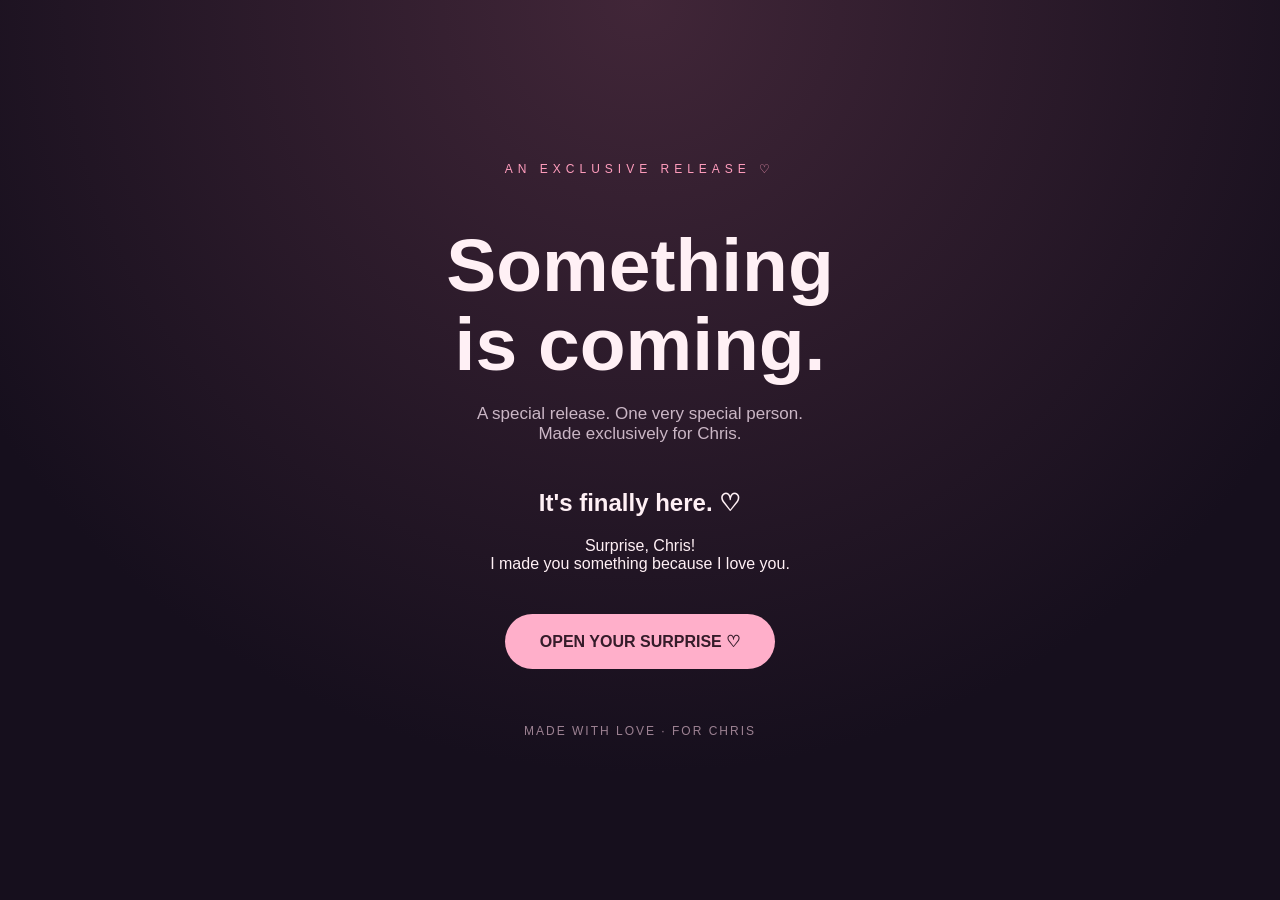
<file: index.html>
<!DOCTYPE html>
<html lang="en">
<head>
  <meta charset="UTF-8">
  <meta name="viewport" content="width=device-width, initial-scale=1">
  <title>Something Is Coming ♡</title>

  <style>
    * { box-sizing: border-box; }

    body {
      margin: 0;
      min-height: 100vh;
      background: radial-gradient(circle at top, #412638, #160f1d 70%);
      color: #fff0f5;
      font-family: Arial, sans-serif;
      display: flex;
      align-items: center;
      justify-content: center;
      text-align: center;
      padding: 24px;
    }

    .container {
      width: 100%;
      max-width: 650px;
    }

    .eyebrow {
      color: #ff9dbd;
      font-size: 12px;
      letter-spacing: 5px;
      margin-bottom: 25px;
    }

    h1 {
      font-size: clamp(40px, 8vw, 75px);
      line-height: 1.05;
      margin-bottom: 20px;
    }

    .subtitle {
      color: #cab6c5;
      font-size: 17px;
      margin-bottom: 45px;
    }

    .countdown {
      display: grid;
      grid-template-columns: repeat(4, 1fr);
      gap: 12px;
      margin-bottom: 35px;
    }

    .time-box {
      background: rgba(255, 255, 255, 0.07);
      border: 1px solid rgba(255, 190, 215, 0.2);
      border-radius: 12px;
      padding: 24px 5px;
    }

    .number {
      font-size: clamp(24px, 6vw, 48px);
      font-weight: bold;
      color: #ffb3cc;
    }

    .label {
      font-size: 10px;
      letter-spacing: 2px;
      color: #cbb7c3;
      margin-top: 10px;
    }

    .message {
      color: #cdb6c4;
      font-size: 14px;
    }

    #reveal {
      display: none;
      animation: fadeIn 1.5s ease;
    }

    .reveal-btn {
      display: inline-block;
      background: #ffafca;
      color: #351c2a;
      padding: 18px 35px;
      border-radius: 40px;
      text-decoration: none;
      font-weight: bold;
      font-size: 16px;
      margin-top: 25px;
      transition: 0.3s;
    }

    .reveal-btn:hover {
      background: white;
      transform: scale(1.05);
    }

    @keyframes fadeIn {
      from { opacity: 0; transform: translateY(20px); }
      to { opacity: 1; transform: translateY(0); }
    }

    .footer {
      margin-top: 55px;
      font-size: 12px;
      color: #9c8192;
      letter-spacing: 2px;
    }
  </style>
</head>

<body>
  <main class="container">

    <p class="eyebrow">AN EXCLUSIVE RELEASE ♡</p>

    <h1>Something<br>is coming.</h1>

    <p class="subtitle">
      A special release. One very special person.<br>
      Made exclusively for Chris.
    </p>

    <div id="countdown-area">
      <div class="countdown">
        <div class="time-box">
          <div class="number" id="days">00</div>
          <div class="label">DAYS</div>
        </div>

        <div class="time-box">
          <div class="number" id="hours">00</div>
          <div class="label">HOURS</div>
        </div>

        <div class="time-box">
          <div class="number" id="minutes">00</div>
          <div class="label">MINUTES</div>
        </div>

        <div class="time-box">
          <div class="number" id="seconds">00</div>
          <div class="label">SECONDS</div>
        </div>
      </div>

      <p class="message">
        October 28, 2026 · 9:00 PM CDT<br>
        The surprise is worth the wait. ♡
      </p>
    </div>

    <div id="reveal" aria-live="polite">
      <h2>It's finally here. ♡</h2>

      <p>
        Surprise, Chris!<br>
        I made you something because I love you.
      </p>

      <a class="reveal-btn" href="./home.html">
        OPEN YOUR SURPRISE ♡
      </a>
    </div>

    <p class="footer">MADE WITH LOVE · FOR CHRIS</p>

  </main>

  <script>
    // 9:00 PM Dallas time on October 28, 2026
    // CDT is UTC-05:00 on this date.
    const releaseDate =
      new Date("2026-10-28T21:00:00-05:00").getTime();

    const countdownArea =
      document.getElementById("countdown-area");

    const reveal =
      document.getElementById("reveal");

    function updateCountdown() {
      const now = Date.now();
      const distance = releaseDate - now;

      if (distance <= 0) {
        countdownArea.style.display = "none";
        reveal.style.display = "block";
        clearInterval(timer);
        return;
      }

      const days = Math.floor(
        distance / (1000 * 60 * 60 * 24)
      );

      const hours = Math.floor(
        (distance / (1000 * 60 * 60)) % 24
      );

      const minutes = Math.floor(
        (distance / (1000 * 60)) % 60
      );

      const seconds = Math.floor(
        (distance / 1000) % 60
      );

      document.getElementById("days").textContent =
        String(days).padStart(2, "0");

      document.getElementById("hours").textContent =
        String(hours).padStart(2, "0");

      document.getElementById("minutes").textContent =
        String(minutes).padStart(2, "0");

      document.getElementById("seconds").textContent =
        String(seconds).padStart(2, "0");
    }

    const timer = setInterval(updateCountdown, 1000);
    updateCountdown();
  </script>
</body>
</html>
</file>
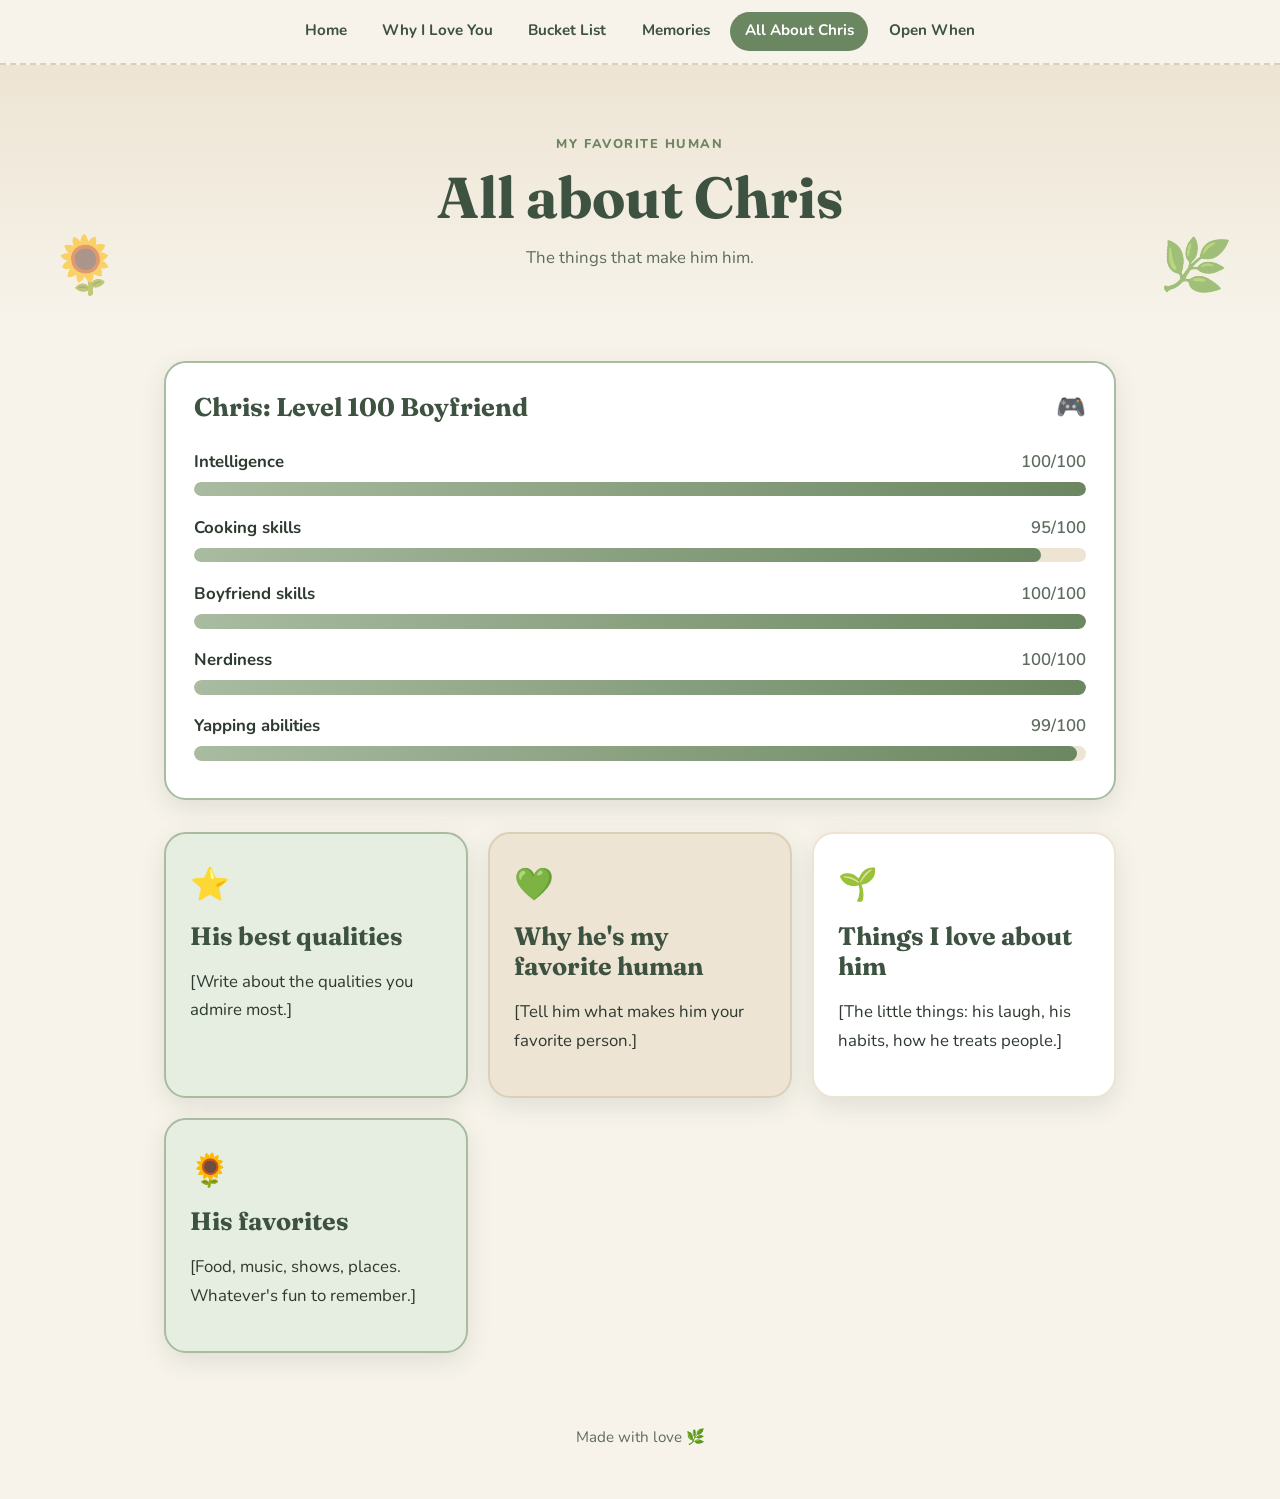
<file: about-chris (1).html>
<!DOCTYPE html>
<html lang="en">
<head>
  <meta charset="UTF-8">
  <meta name="viewport" content="width=device-width, initial-scale=1">
  <title>All About Chris</title>
  <link rel="preconnect" href="https://fonts.googleapis.com">
  <link href="https://fonts.googleapis.com/css2?family=Fraunces:wght@500;700&family=Nunito:wght@400;700;800&display=swap" rel="stylesheet">
  <link rel="stylesheet" href="style.css">
  <style>
    /* Stat card styles */
    .stats {
      background: #fff;
      border: 2px solid var(--sage);
      border-radius: var(--radius);
      box-shadow: var(--shadow);
      padding: 1.5rem 1.75rem 1.25rem;
      margin-bottom: 2rem;
    }
    .stats-head {
      display: flex;
      justify-content: space-between;
      align-items: center;
      margin-bottom: 1.25rem;
    }
    .stats-head h2 { margin: 0; font-size: clamp(1.25rem, 3vw, 1.6rem); }
    .stats-head span { font-size: 1.5rem; }
    .stat { margin-bottom: 1.1rem; }
    .stat-top {
      display: flex;
      justify-content: space-between;
      font-weight: 700;
      margin-bottom: 0.35rem;
    }
    .stat-top .score { color: var(--soft); font-weight: 600; }
    .stat-track {
      background: var(--beige);
      border-radius: 999px;
      height: 0.9rem;
      overflow: hidden;
    }
    .stat-fill {
      height: 100%;
      width: var(--val);
      border-radius: 999px;
      background: linear-gradient(90deg, var(--sage), var(--leaf));
      animation: fill 1.2s ease-out both;
    }
    @keyframes fill {
      from { width: 0; }
      to { width: var(--val); }
    }
  </style>
</head>
<body>

  <nav class="nav">
    <ul>
      <li><a href="index.html">Home</a></li>
      <li><a href="why-i-love-you.html">Why I Love You</a></li>
      <li><a href="bucket-list.html">Bucket List</a></li>
      <li><a href="memories.html">Memories</a></li>
      <li><a class="active" href="about-chris.html">All About Chris</a></li>
      <li><a href="open-when.html">Open When</a></li>
    </ul>
  </nav>

  <header class="hero">
    <span class="plant left">🌻</span>
    <span class="plant right">🌿</span>
    <span class="eyebrow">My favorite human</span>
    <h1>All about Chris</h1>
    <p>The things that make him him.</p>
  </header>

  <main class="container">

    <!--
      STAT CARD
      To change a stat: edit the name, the score text (like 95/100), and the number in style="--val: 95%".
      To add a stat: copy a whole <div class="stat">...</div> block and paste it below the last one.
    -->
    <section class="stats">
      <div class="stats-head">
        <h2>Chris: Level 100 Boyfriend</h2>
        <span>🎮</span>
      </div>

      <div class="stat">
        <div class="stat-top"><span>Intelligence</span><span class="score">100/100</span></div>
        <div class="stat-track"><div class="stat-fill" style="--val: 100%"></div></div>
      </div>

      <div class="stat">
        <div class="stat-top"><span>Cooking skills</span><span class="score">95/100</span></div>
        <div class="stat-track"><div class="stat-fill" style="--val: 95%"></div></div>
      </div>

      <div class="stat">
        <div class="stat-top"><span>Boyfriend skills</span><span class="score">100/100</span></div>
        <div class="stat-track"><div class="stat-fill" style="--val: 100%"></div></div>
      </div>

      <div class="stat">
        <div class="stat-top"><span>Nerdiness</span><span class="score">100/100</span></div>
        <div class="stat-track"><div class="stat-fill" style="--val: 100%"></div></div>
      </div>

      <div class="stat">
        <div class="stat-top"><span>Yapping abilities</span><span class="score">99/100</span></div>
        <div class="stat-track"><div class="stat-fill" style="--val: 99%"></div></div>
      </div>
    </section>

    <div class="grid">
      <section class="card sage">
        <span class="icon">⭐</span>
        <h2>His best qualities</h2>
        <!-- EDIT: replace with your own -->
        <p>[Write about the qualities you admire most.]</p>
      </section>
      <section class="card beige">
        <span class="icon">💚</span>
        <h2>Why he's my favorite human</h2>
        <p>[Tell him what makes him your favorite person.]</p>
      </section>
      <section class="card">
        <span class="icon">🌱</span>
        <h2>Things I love about him</h2>
        <p>[The little things: his laugh, his habits, how he treats people.]</p>
      </section>
      <section class="card sage">
        <span class="icon">🌻</span>
        <h2>His favorites</h2>
        <p>[Food, music, shows, places. Whatever's fun to remember.]</p>
      </section>
    </div>
  </main>

  <footer class="footer">Made with love 🌿</footer>

</body>
</html>
</file>
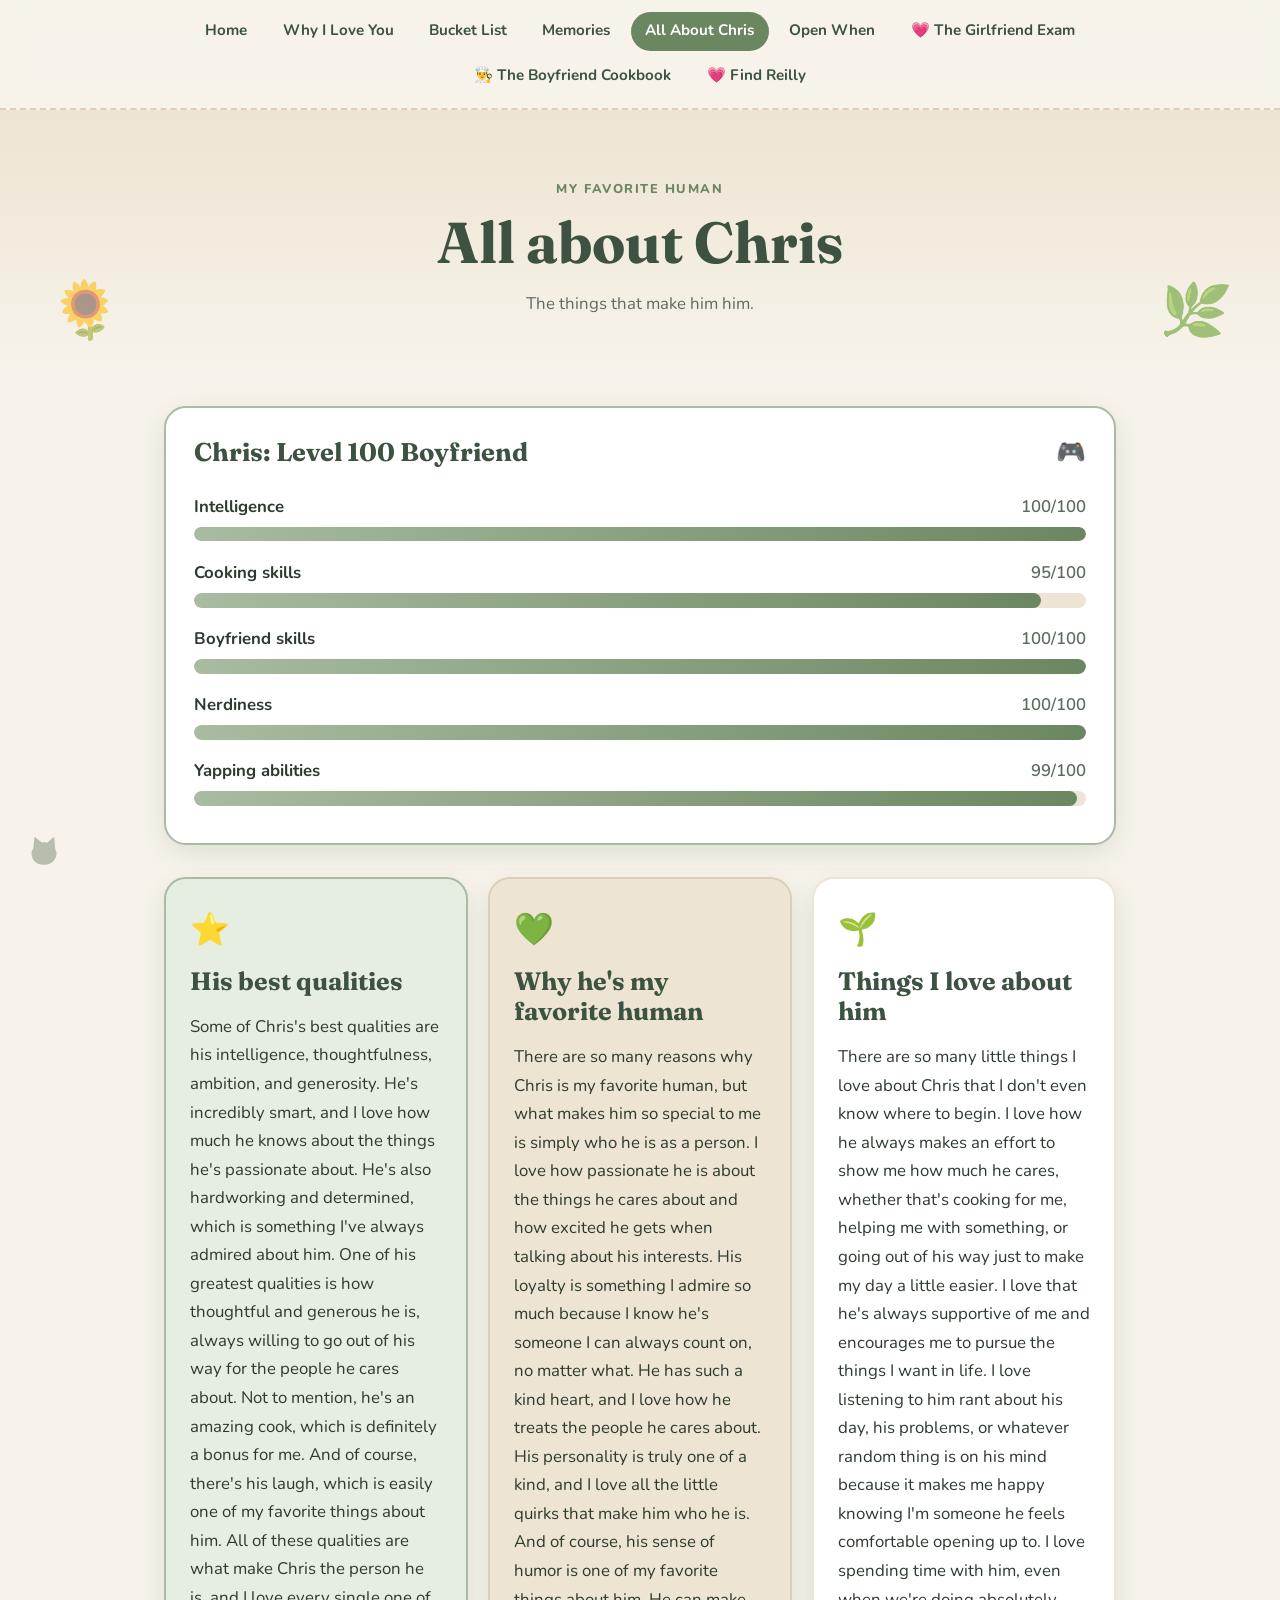
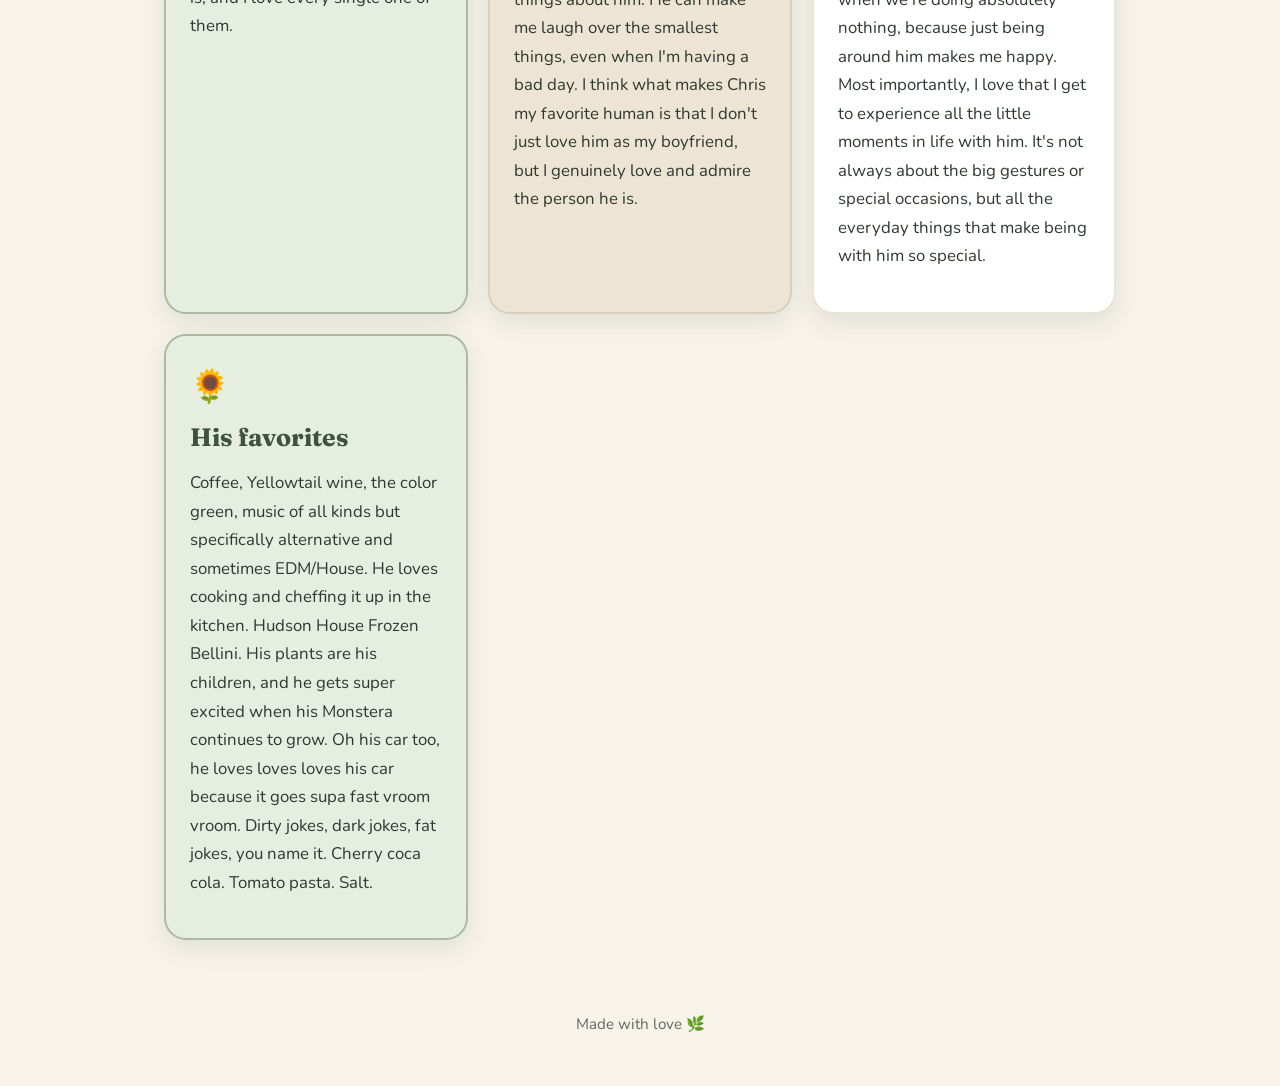
<file: about-chris.html>
<!DOCTYPE html>
<html lang="en">
<head>
  <meta charset="UTF-8">
  <meta name="viewport" content="width=device-width, initial-scale=1">
  <title>All About Chris</title>
  <link rel="preconnect" href="https://fonts.googleapis.com">
  <link href="https://fonts.googleapis.com/css2?family=Fraunces:wght@500;700&family=Nunito:wght@400;700;800&display=swap" rel="stylesheet">
  <link rel="stylesheet" href="style.css">
  <style>
    /* Stat card styles */
    .stats {
      background: #fff;
      border: 2px solid var(--sage);
      border-radius: var(--radius);
      box-shadow: var(--shadow);
      padding: 1.5rem 1.75rem 1.25rem;
      margin-bottom: 2rem;
    }
    .stats-head {
      display: flex;
      justify-content: space-between;
      align-items: center;
      margin-bottom: 1.25rem;
    }
    .stats-head h2 { margin: 0; font-size: clamp(1.25rem, 3vw, 1.6rem); }
    .stats-head span { font-size: 1.5rem; }
    .stat { margin-bottom: 1.1rem; }
    .stat-top {
      display: flex;
      justify-content: space-between;
      font-weight: 700;
      margin-bottom: 0.35rem;
    }
    .stat-top .score { color: var(--soft); font-weight: 600; }
    .stat-track {
      background: var(--beige);
      border-radius: 999px;
      height: 0.9rem;
      overflow: hidden;
    }
    .stat-fill {
      height: 100%;
      width: var(--val);
      border-radius: 999px;
      background: linear-gradient(90deg, var(--sage), var(--leaf));
      animation: fill 1.2s ease-out both;
    }
    @keyframes fill {
      from { width: 0; }
      to { width: var(--val); }
    }
  </style>
</head>
<body>

  <nav class="nav">
    <ul>
      <li><a href="index.html">Home</a></li>
      <li><a href="why-i-love-you.html">Why I Love You</a></li>
      <li><a href="bucket-list.html">Bucket List</a></li>
      <li><a href="memories.html">Memories</a></li>
      <li><a class="active" href="about-chris.html">All About Chris</a></li>
      <li><a href="open-when.html">Open When</a></li>
      <li><a href="quiz.html">💗 The Girlfriend Exam</a></li> 
      <li><a href="recipes.html">👨‍🍳 The Boyfriend Cookbook</a></li>
      <li><a href="maze.html">💗 Find Reilly</a></li>
    </ul>
  </nav>

  <header class="hero">
    <span class="plant left">🌻</span>
    <span class="plant right">🌿</span>
    <span class="eyebrow">My favorite human</span>
    <h1>All about Chris</h1>
    <p>The things that make him him.</p>
  </header>

  <main class="container">

    <!--
      STAT CARD
      To change a stat: edit the name, the score text (like 95/100), and the number in style="--val: 95%".
      To add a stat: copy a whole <div class="stat">...</div> block and paste it below the last one.
    -->
    <section class="stats">
      <div class="stats-head">
        <h2>Chris: Level 100 Boyfriend</h2>
        <span>🎮</span>
      </div>

      <div class="stat">
        <div class="stat-top"><span>Intelligence</span><span class="score">100/100</span></div>
        <div class="stat-track"><div class="stat-fill" style="--val: 100%"></div></div>
      </div>

      <div class="stat">
        <div class="stat-top"><span>Cooking skills</span><span class="score">95/100</span></div>
        <div class="stat-track"><div class="stat-fill" style="--val: 95%"></div></div>
      </div>

      <div class="stat">
        <div class="stat-top"><span>Boyfriend skills</span><span class="score">100/100</span></div>
        <div class="stat-track"><div class="stat-fill" style="--val: 100%"></div></div>
      </div>

      <div class="stat">
        <div class="stat-top"><span>Nerdiness</span><span class="score">100/100</span></div>
        <div class="stat-track"><div class="stat-fill" style="--val: 100%"></div></div>
      </div>

      <div class="stat">
        <div class="stat-top"><span>Yapping abilities</span><span class="score">99/100</span></div>
        <div class="stat-track"><div class="stat-fill" style="--val: 99%"></div></div>
      </div>
    </section>

    <div class="grid">
      <section class="card sage">
        <span class="icon">⭐</span>
        <h2>His best qualities</h2>
        <!-- EDIT: replace with your own -->
        <p>Some of Chris's best qualities are his intelligence, thoughtfulness, ambition, and generosity. He's incredibly smart, and I love how much he knows about the things he's passionate about. He's also hardworking and determined, which is something I've always admired about him. One of his greatest qualities is how thoughtful and generous he is, always willing to go out of his way for the people he cares about. Not to mention, he's an amazing cook, which is definitely a bonus for me. And of course, there's his laugh, which is easily one of my favorite things about him. All of these qualities are what make Chris the person he is, and I love every single one of them.</p>
      </section>
      <section class="card beige">
        <span class="icon">💚</span>
        <h2>Why he's my favorite human</h2>
        <p>There are so many reasons why Chris is my favorite human, but what makes him so special to me is simply who he is as a person. I love how passionate he is about the things he cares about and how excited he gets when talking about his interests. His loyalty is something I admire so much because I know he's someone I can always count on, no matter what. He has such a kind heart, and I love how he treats the people he cares about. His personality is truly one of a kind, and I love all the little quirks that make him who he is. And of course, his sense of humor is one of my favorite things about him. He can make me laugh over the smallest things, even when I'm having a bad day. I think what makes Chris my favorite human is that I don't just love him as my boyfriend, but I genuinely love and admire the person he is.</p>
      </section>
      <section class="card">
        <span class="icon">🌱</span>
        <h2>Things I love about him</h2>
        <p>There are so many little things I love about Chris that I don't even know where to begin. I love how he always makes an effort to show me how much he cares, whether that's cooking for me, helping me with something, or going out of his way just to make my day a little easier. I love that he's always supportive of me and encourages me to pursue the things I want in life. I love listening to him rant about his day, his problems, or whatever random thing is on his mind because it makes me happy knowing I'm someone he feels comfortable opening up to. I love spending time with him, even when we're doing absolutely nothing, because just being around him makes me happy. Most importantly, I love that I get to experience all the little moments in life with him. It's not always about the big gestures or special occasions, but all the everyday things that make being with him so special.</p>
      </section>
      <section class="card sage">
        <span class="icon">🌻</span>
        <h2>His favorites</h2>
        <p>Coffee, Yellowtail wine, the color green, music of all kinds but specifically alternative and sometimes EDM/House. He loves cooking and cheffing it up in the kitchen. Hudson House Frozen Bellini. His plants are his children, and he gets super excited when his Monstera continues to grow. Oh his car too, he loves loves loves his car because it goes supa fast vroom vroom. Dirty jokes, dark jokes, fat jokes, you name it. Cherry coca cola. Tomato pasta. Salt.</p>
      </section>
    </div>
  </main>

  <footer class="footer">Made with love 🌿</footer>

<!-- SECRET FELINE FBI -->

<style>
#cat-secret-button {
  position: fixed;
  bottom: 22px;
  left: 20px;
  z-index: 1000;
  background: transparent;
  border: none;
  padding: 5px;
  opacity: 0.38;
  cursor: pointer;
  transition: opacity .2s, transform .2s;
}

#cat-secret-button:hover,
#cat-secret-button:focus-visible {
  opacity: 1;
  transform: scale(1.2);
}

#cat-secret-button svg {
  width: 38px;
  height: 38px;
  fill: #506b4d;
}

#cat-database {
  display: none;
  position: fixed;
  inset: 0;
  z-index: 40000;
  background: rgba(28, 42, 31, 0.88);
  padding: 15px;
  align-items: center;
  justify-content: center;
}

#cat-database.open {
  display: flex;
}

.cat-db-panel {
  width: min(100%, 720px);
  max-height: 90vh;
  overflow-y: auto;
  background: #fffdf8;
  border: 4px double #b7c9ab;
  border-radius: 20px;
  padding: 25px;
  text-align: center;
  font-family: 'Nunito', sans-serif;
  color: #405b43;
}

.cat-db-panel h2,
.cat-db-panel h3 {
  font-family: 'Fraunces', Georgia, serif;
  color: #38553e;
}

.cat-db-grid {
  display: grid;
  grid-template-columns: repeat(3, 1fr);
  gap: 12px;
  margin: 20px 0;
}

.cat-db-suspect {
  background: #e7ecdf;
  border: 2px solid #c6d5bf;
  border-radius: 14px;
  padding: 14px 8px;
  cursor: pointer;
  font: inherit;
  color: #38553e;
}

.cat-db-suspect:hover {
  background: #d9e5d2;
}

.cat-db-suspect img {
  width: 100%;
  aspect-ratio: 1;
  object-fit: cover;
  border-radius: 9px;
}

.cat-db-emoji {
  font-size: 42px;
}

.cat-db-name {
  display: block;
  font-weight: 800;
  margin-top: 8px;
}

.cat-db-file {
  background: #f5eee4;
  padding: 18px;
  border-radius: 14px;
  margin: 18px 0;
  text-align: left;
  line-height: 1.8;
}

.cat-db-file img {
  width: 150px;
  height: 150px;
  object-fit: cover;
  border-radius: 12px;
  display: block;
  margin: 0 auto 15px;
}

.cat-db-close {
  background: #77946d;
  border: none;
  border-radius: 25px;
  color: white;
  padding: 12px 22px;
  margin: 8px;
  cursor: pointer;
  font-weight: bold;
}

.cat-db-hidden {
  display: none !important;
}

@media (max-width: 550px) {
  .cat-db-grid {
    grid-template-columns: repeat(2, 1fr);
  }
}
</style>

<button id="cat-secret-button"
        type="button"
        aria-label="Secret cat database"
        title="Meow?">
  <svg viewBox="0 0 64 64"
       xmlns="http://www.w3.org/2000/svg"
       aria-hidden="true">
    <path d="M14 27 L16 8 L29 18
             Q32 16 37 18 L49 8 L51 29
             Q56 38 49 48 Q43 55 32 55
             Q19 55 14 47 Q8 36 14 27Z"/>
  </svg>
</button>

<div id="cat-database"
     role="dialog"
     aria-modal="true"
     aria-labelledby="cat-db-title">

  <div class="cat-db-panel">
    <p>🚨 CLASSIFIED INFORMATION 🚨</p>
    <h2 id="cat-db-title">The Feline FBI</h2>
    <p>10 suspects. Zero remorse. All unemployed.</p>
    <p>Click a criminal to view their charges.</p>

    <h3>Reilly's Criminal Organization</h3>
    <div class="cat-db-grid" id="reilly-cat-grid"></div>

    <h3>Chris's Criminal Organization</h3>
    <div class="cat-db-grid" id="chris-cat-grid"></div>

    <div id="cat-case-file"
         class="cat-db-file cat-db-hidden"
         aria-live="polite">
    </div>

    <button id="cat-db-close"
            type="button"
            class="cat-db-close">
      Close Classified Files 🔒
    </button>
  </div>
</div>

<script>
(function () {

  // CUSTOMIZE YOUR TEN CATS HERE
  // Add image paths after uploading photos to GitHub.

  const cats = [
    {
      name: "Bunny",
      owner: "Reilly",
      photo: "chrisimages/catbunnyfbi.JPG",
      crime: "Aggravated 3 AM zoomies",
      notes: "Suspect refuses to cooperate."
    },
    {
      name: "Miss Piggy",
      owner: "Reilly",
      photo: "chrisimages/catmisspiggygbi.JPG",
      crime: "Grand theft of human food",
      notes: "Has never paid for a single meal."
    },
    {
      name: "Bear",
      owner: "Reilly",
      photo: "chrisimages/catbearfbi.jpeg",
      crime: "Destruction of private property",
      notes: "Maintained eye contact while committing the crime."
    },
    {
      name: "William",
      owner: "Chris",
      photo: "chrisimages/catwilliam.jpg",
      crime: "Disturbing the peace",
      notes: "Screams for food despite being fed."
    },
    {
      name: "Charlie",
      owner: "Chris",
      photo: "chrisimages/catcharlie.jpg",
      crime: "Unlawful occupation of furniture",
      notes: "Refuses to vacate the bed."
    },
    {
      name: "Violet",
      owner: "Chris",
      photo: "chrisimages/catviolet.jpg",
      crime: "Attempted murder of houseplants",
      notes: "All plants have requested protection."
    },
    {
      name: "Squeaks",
      owner: "Chris",
      photo: "chrisimages/catsqueaks.jpg",
      crime: "Reckless hallway speeding",
      notes: "Repeatedly exceeds household speed limits."
    },
    {
      name: "Louis",
      owner: "Chris",
      photo: "chrisimages/catlouis.jpg",
      crime: "Identity theft",
      notes: "Pretends to be innocent for treats."
    },
    {
      name: "Marin",
      owner: "Chris",
      photo: "",
      crime: "Conspiracy to overthrow management",
      notes: "Believed to be the mastermind, DIVA, no picture."
    },
    {
      name: "Remi",
      owner: "Chris",
      photo: "chrisimages/catremi.jpg",
      crime: "Tax evasion and chronic unemployment",
      notes: "Lives rent free. Demands benefits."
    }
  ];

  const overlay = document.getElementById("cat-database");
  const trigger = document.getElementById("cat-secret-button");
  const closeButton = document.getElementById("cat-db-close");
  const file = document.getElementById("cat-case-file");
  const panel = document.querySelector(".cat-db-panel");

  let previousFocus = null;

  function makePhoto(cat) {
    if (!cat.photo) {
      const icon = document.createElement("div");
      icon.className = "cat-db-emoji";
      icon.textContent = "🐱";
      return icon;
    }

    const image = document.createElement("img");
    image.src = cat.photo;
    image.alt = "Mugshot of " + cat.name;
    image.onerror = () => {
      const icon = document.createElement("div");
      icon.className = "cat-db-emoji";
      icon.textContent = "🐱";
      image.replaceWith(icon);
    };
    return image;
  }

  function showFile(cat) {
    file.replaceChildren();

    const photo = makePhoto(cat);
    const heading = document.createElement("h3");
    heading.textContent = "🚨 WANTED: " + cat.name;

    const info = document.createElement("div");
    [
      ["Affiliation", cat.owner],
      ["Criminal Charges", cat.crime],
      ["Case Notes", cat.notes],
      ["Current Status", "At large. Probably napping."]
    ].forEach(([label, value]) => {
      const p = document.createElement("p");
      const strong = document.createElement("strong");
      strong.textContent = label + ": ";
      p.append(strong, document.createTextNode(value));
      info.appendChild(p);
    });

    file.append(photo, heading, info);
    file.classList.remove("cat-db-hidden");
    file.scrollIntoView({
      behavior: "smooth",
      block: "nearest"
    });
  }

  cats.forEach(cat => {
    const grid = document.getElementById(
      cat.owner === "Reilly"
        ? "reilly-cat-grid"
        : "chris-cat-grid"
    );

    const button = document.createElement("button");
    button.type = "button";
    button.className = "cat-db-suspect";

    const name = document.createElement("span");
    name.className = "cat-db-name";
    name.textContent = cat.name;

    button.append(makePhoto(cat), name);
    button.addEventListener("click", () => showFile(cat));
    grid.appendChild(button);
  });

  function openDatabase() {
    previousFocus = document.activeElement;
    file.classList.add("cat-db-hidden");
    overlay.classList.add("open");
    document.body.style.overflow = "hidden";
    panel.scrollTop = 0;
    closeButton.focus();
  }

  function closeDatabase() {
    overlay.classList.remove("open");
    document.body.style.overflow = "";
    if (previousFocus) previousFocus.focus();
  }

  trigger.addEventListener("click", openDatabase);
  closeButton.addEventListener("click", closeDatabase);

  overlay.addEventListener("click", event => {
    if (event.target === overlay) closeDatabase();
  });

  document.addEventListener("keydown", event => {
    if (!overlay.classList.contains("open")) return;

    if (event.key === "Escape") {
      closeDatabase();
    }

    if (event.key === "Tab") {
      const buttons = [
        ...panel.querySelectorAll("button:not([disabled])")
      ];
      const first = buttons[0];
      const last = buttons[buttons.length - 1];

      if (event.shiftKey && document.activeElement === first) {
        event.preventDefault();
        last.focus();
      } else if (!event.shiftKey && document.activeElement === last) {
        event.preventDefault();
        first.focus();
      }
    }
  });

})();
</script>

<!-- END SECRET FELINE FBI -->

</body>
</html>
</file>
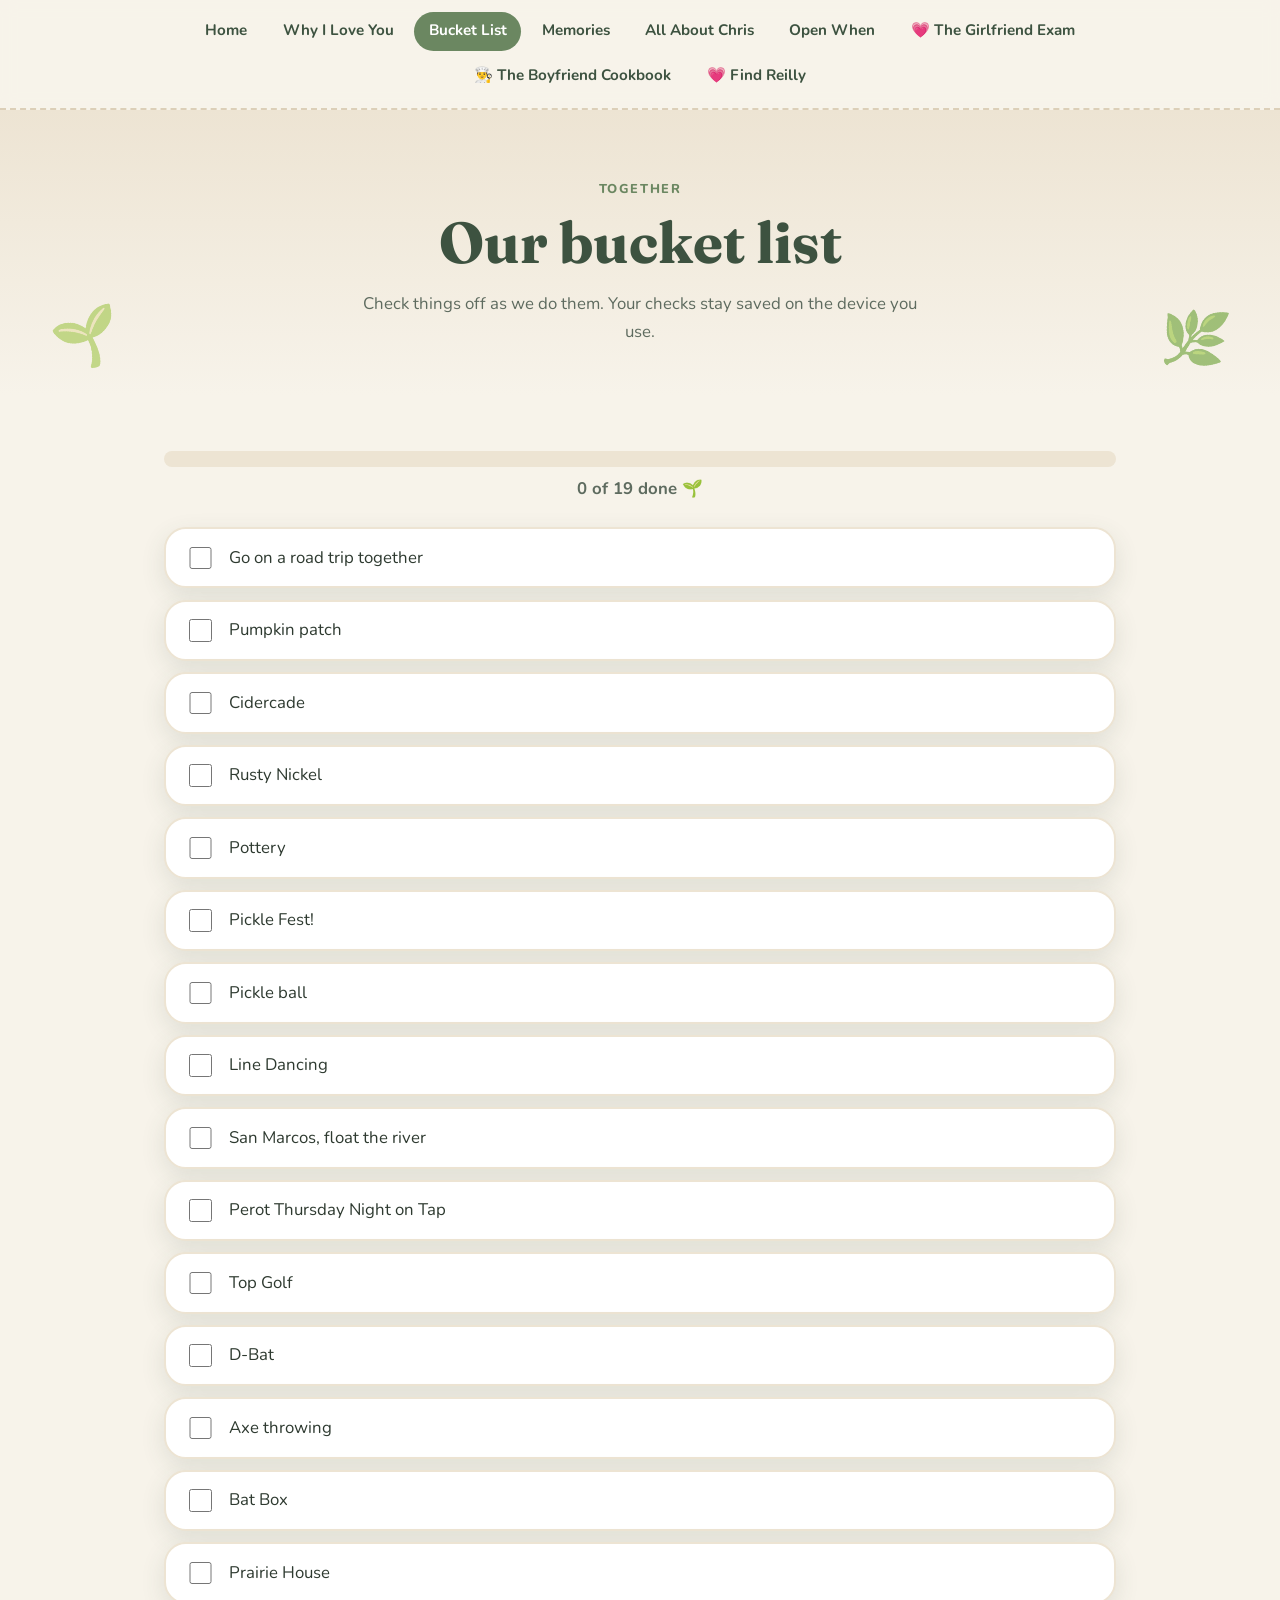
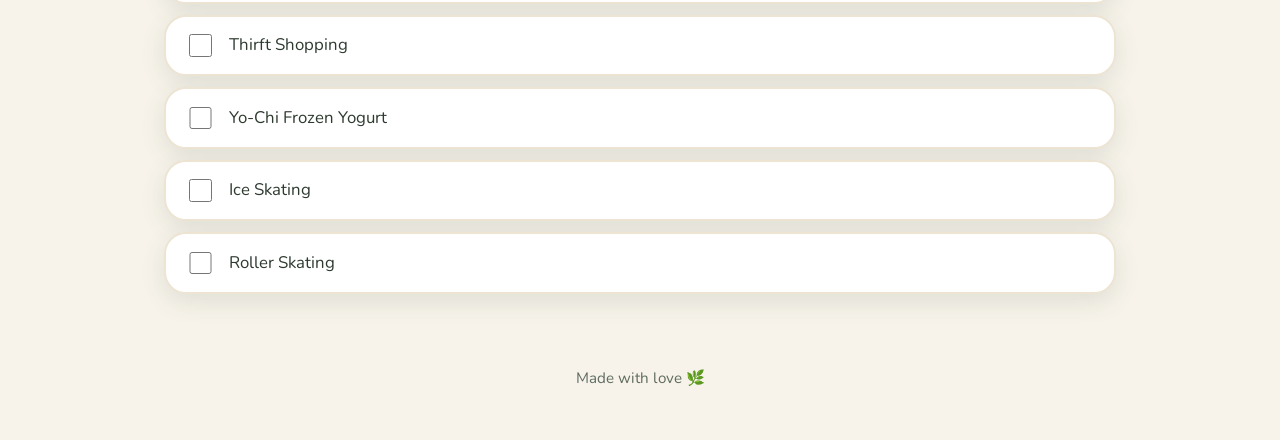
<file: bucket-list.html>
<!DOCTYPE html>
<html lang="en">
<head>
  <meta charset="UTF-8">
  <meta name="viewport" content="width=device-width, initial-scale=1">
  <title>Our Bucket List</title>
  <link rel="preconnect" href="https://fonts.googleapis.com">
  <link href="https://fonts.googleapis.com/css2?family=Fraunces:wght@500;700&family=Nunito:wght@400;700;800&display=swap" rel="stylesheet">
  <link rel="stylesheet" href="style.css">
</head>
<body>

  <nav class="nav">
    <ul>
      <li><a href="index.html">Home</a></li>
      <li><a href="why-i-love-you.html">Why I Love You</a></li>
      <li><a class="active" href="bucket-list.html">Bucket List</a></li>
      <li><a href="memories.html">Memories</a></li>
      <li><a href="about-chris.html">All About Chris</a></li>
      <li><a href="open-when.html">Open When</a></li>
      <li><a href="quiz.html">💗 The Girlfriend Exam</a></li>
      <li><a href="recipes.html">👨‍🍳 The Boyfriend Cookbook</a></li>
      <li><a href="maze.html">💗 Find Reilly</a></li>
    </ul>
  </nav>

  <header class="hero">
    <span class="plant left">🌱</span>
    <span class="plant right">🌿</span>
    <span class="eyebrow">Together</span>
    <h1>Our bucket list</h1>
    <p>Check things off as we do them. Your checks stay saved on the device you use.</p>
  </header>

  <main class="container">
    <div class="progress"><div class="progress-bar" id="bar"></div></div>
    <p class="progress-text" id="progress-text"></p>

    <!-- EDIT: change the text inside each <span>. Copy a whole <li>...</li> block to add more. -->
    <ul class="checklist" id="checklist">
      <li><label><input type="checkbox"><span>Go on a road trip together</span></label></li>
      <li><label><input type="checkbox"><span>Pumpkin patch</span></label></li>
      <li><label><input type="checkbox"><span>Cidercade</span></label></li>
      <li><label><input type="checkbox"><span>Rusty Nickel</span></label></li>
      <li><label><input type="checkbox"><span>Pottery</span></label></li>
      <li><label><input type="checkbox"><span>Pickle Fest!</span></label></li>
      <li><label><input type="checkbox"><span>Pickle ball</span></label></li>
      <li><label><input type="checkbox"><span>Line Dancing</span></label></li>
      <li><label><input type="checkbox"><span>San Marcos, float the river</span></label></li>
      <li><label><input type="checkbox"><span>Perot Thursday Night on Tap</span></label></li>
      <li><label><input type="checkbox"><span>Top Golf</span></label></li>
      <li><label><input type="checkbox"><span>D-Bat</span></label></li>
      <li><label><input type="checkbox"><span>Axe throwing</span></label></li>
      <li><label><input type="checkbox"><span>Bat Box</span></label></li>
      <li><label><input type="checkbox"><span>Prairie House</span></label></li>
      <li><label><input type="checkbox"><span>Thirft Shopping</span></label></li>
      <li><label><input type="checkbox"><span>Yo-Chi Frozen Yogurt</span></label></li>
      <li><label><input type="checkbox"><span>Ice Skating</span></label></li>
      <li><label><input type="checkbox"><span>Roller Skating</span></label></li>
    </ul>
  </main>

  <footer class="footer">Made with love 🌿</footer>

  <script src="script.js"></script>
</body>
</html>
</file>
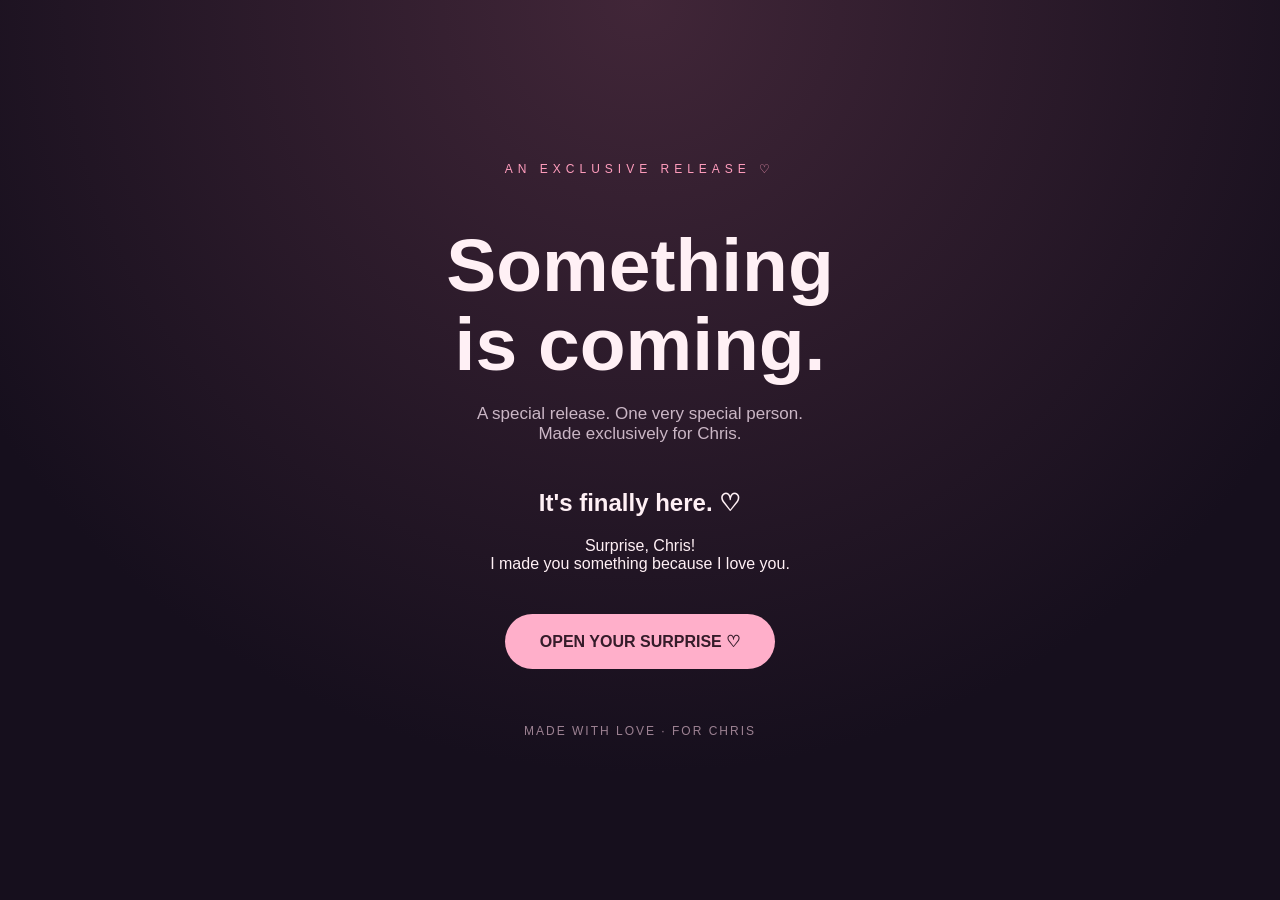
<file: countdown.html>
<!DOCTYPE html>
<html lang="en">
<head>
  <meta charset="UTF-8">
  <meta name="viewport" content="width=device-width, initial-scale=1">
  <title>Something Is Coming ♡</title>

  <style>
    * { box-sizing: border-box; }

    body {
      margin: 0;
      min-height: 100vh;
      background: radial-gradient(circle at top, #412638, #160f1d 70%);
      color: #fff0f5;
      font-family: Arial, sans-serif;
      display: flex;
      align-items: center;
      justify-content: center;
      text-align: center;
      padding: 24px;
    }

    .container {
      width: 100%;
      max-width: 650px;
    }

    .eyebrow {
      color: #ff9dbd;
      font-size: 12px;
      letter-spacing: 5px;
      margin-bottom: 25px;
    }

    h1 {
      font-size: clamp(40px, 8vw, 75px);
      line-height: 1.05;
      margin-bottom: 20px;
    }

    .subtitle {
      color: #cab6c5;
      font-size: 17px;
      margin-bottom: 45px;
    }

    .countdown {
      display: grid;
      grid-template-columns: repeat(4, 1fr);
      gap: 12px;
      margin-bottom: 35px;
    }

    .time-box {
      background: rgba(255, 255, 255, 0.07);
      border: 1px solid rgba(255, 190, 215, 0.2);
      border-radius: 12px;
      padding: 24px 5px;
    }

    .number {
      font-size: clamp(24px, 6vw, 48px);
      font-weight: bold;
      color: #ffb3cc;
    }

    .label {
      font-size: 10px;
      letter-spacing: 2px;
      color: #cbb7c3;
      margin-top: 10px;
    }

    .message {
      color: #cdb6c4;
      font-size: 14px;
    }

    #reveal {
      display: none;
      animation: fadeIn 1.5s ease;
    }

    .reveal-btn {
      display: inline-block;
      background: #ffafca;
      color: #351c2a;
      padding: 18px 35px;
      border-radius: 40px;
      text-decoration: none;
      font-weight: bold;
      font-size: 16px;
      margin-top: 25px;
      transition: 0.3s;
    }

    .reveal-btn:hover {
      background: white;
      transform: scale(1.05);
    }

    @keyframes fadeIn {
      from { opacity: 0; transform: translateY(20px); }
      to { opacity: 1; transform: translateY(0); }
    }

    .footer {
      margin-top: 55px;
      font-size: 12px;
      color: #9c8192;
      letter-spacing: 2px;
    }
  </style>
</head>

<body>
  <main class="container">

    <p class="eyebrow">AN EXCLUSIVE RELEASE ♡</p>

    <h1>Something<br>is coming.</h1>

    <p class="subtitle">
      A special release. One very special person.<br>
      Made exclusively for Chris.
    </p>

    <div id="countdown-area">
      <div class="countdown">
        <div class="time-box">
          <div class="number" id="days">00</div>
          <div class="label">DAYS</div>
        </div>

        <div class="time-box">
          <div class="number" id="hours">00</div>
          <div class="label">HOURS</div>
        </div>

        <div class="time-box">
          <div class="number" id="minutes">00</div>
          <div class="label">MINUTES</div>
        </div>

        <div class="time-box">
          <div class="number" id="seconds">00</div>
          <div class="label">SECONDS</div>
        </div>
      </div>

      <p class="message">
        October 28, 2026 · 9:00 PM CDT<br>
        The surprise is worth the wait. ♡
      </p>
    </div>

    <div id="reveal" aria-live="polite">
      <h2>It's finally here. ♡</h2>

      <p>
        Surprise, Chris!<br>
        I made you something because I love you.
      </p>

      <a class="reveal-btn" href="./index.html">
        OPEN YOUR SURPRISE ♡
      </a>
    </div>

    <p class="footer">MADE WITH LOVE · FOR CHRIS</p>

  </main>

  <script>
    // 9:00 PM Dallas time on October 28, 2026
    // CDT is UTC-05:00 on this date.
    const releaseDate =
      new Date("2026-10-28T21:00:00-05:00").getTime();

    const countdownArea =
      document.getElementById("countdown-area");

    const reveal =
      document.getElementById("reveal");

    function updateCountdown() {
      const now = Date.now();
      const distance = releaseDate - now;

      if (distance <= 0) {
        countdownArea.style.display = "none";
        reveal.style.display = "block";
        clearInterval(timer);
        return;
      }

      const days = Math.floor(
        distance / (1000 * 60 * 60 * 24)
      );

      const hours = Math.floor(
        (distance / (1000 * 60 * 60)) % 24
      );

      const minutes = Math.floor(
        (distance / (1000 * 60)) % 60
      );

      const seconds = Math.floor(
        (distance / 1000) % 60
      );

      document.getElementById("days").textContent =
        String(days).padStart(2, "0");

      document.getElementById("hours").textContent =
        String(hours).padStart(2, "0");

      document.getElementById("minutes").textContent =
        String(minutes).padStart(2, "0");

      document.getElementById("seconds").textContent =
        String(seconds).padStart(2, "0");
    }

    const timer = setInterval(updateCountdown, 1000);
    updateCountdown();
  </script>
</body>
</html>
</file>
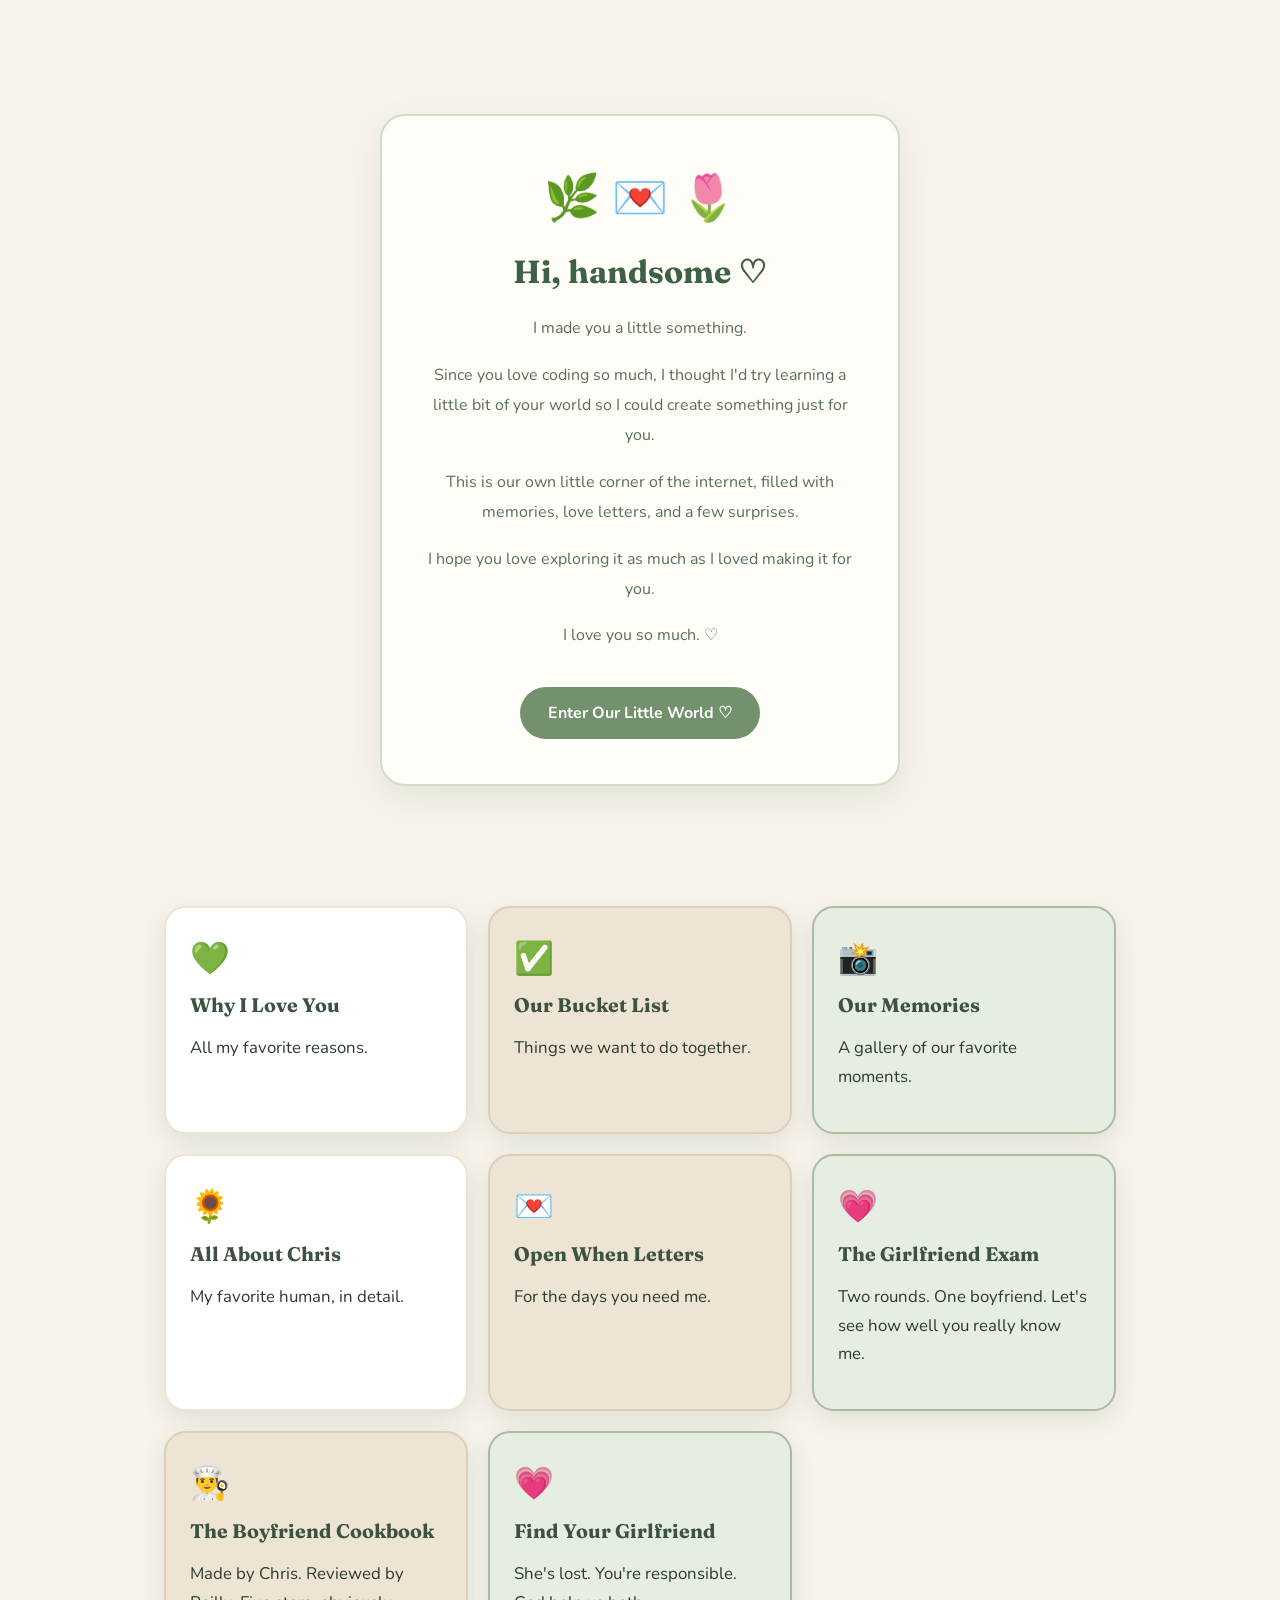
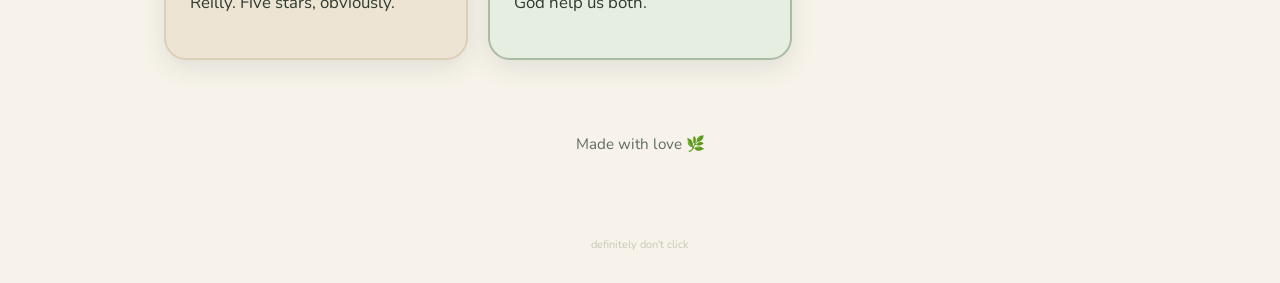
<file: home.html>
<!DOCTYPE html>
<html lang="en">
<head>
  <meta charset="UTF-8">
  <meta name="viewport" content="width=device-width, initial-scale=1">
  <title>Our Story</title>
  <link rel="preconnect" href="https://fonts.googleapis.com">
  <link href="https://fonts.googleapis.com/css2?family=Fraunces:wght@500;700&family=Nunito:wght@400;700;800&display=swap" rel="stylesheet">
  <link rel="stylesheet" href="style.css">
</head>
<body>

  <nav class="nav">
    <ul>
      <li><a class="active" href="index.html">Home</a></li>
      <li><a href="why-i-love-you.html">Why I Love You</a></li>
      <li><a href="bucket-list.html">Bucket List</a></li>
      <li><a href="memories.html">Memories</a></li>
      <li><a href="about-chris.html">All About Chris</a></li>
      <li><a href="open-when.html">Open When</a></li>
      <li><a href="quiz.html">💗 The Girlfriend Exam</a></li>
      <li><a href="recipes.html">👨‍🍳 The Boyfriend Cookbook</a></li> 
      <li><a href="maze.html">💗 Find Reilly</a></li>
    </ul>
  </nav>

  <header class="hero">
    <span class="plant left">🪴</span>
    <span class="plant right">🌿</span>
    <span class="eyebrow">Our scrapbook</span>
    <h1>Welcome to our story</h1>
    <p>A place where our story grows, one little moment at a time.</p>
  </header>

  <main class="container">

    <section class="card sage">
      <span class="icon">🌱</span>
      <h2>Our anniversary</h2>
      <!-- EDIT: put your real anniversary date here -->
        <p>We started our story on <strong>July 29th, 2026</strong>.</p>    </section>
    <div class="divider">🌿 🌿 🌿</div>

    <section>
      <h2>Why I made this</h2>
      <!-- EDIT: write your own message here -->
      <p>
        Ever since I met you, I knew you'd be someone important to me. This website is our digital scrapbook of our shared lives together. You are so special and I wanted to give you something that'd last a lifetime. I love you.      </p>
    </section>

    <div class="divider">🌿 🌿 🌿</div>

    <section>
      <h2>Where to wander</h2>
      <div class="grid">
        <a class="card card-link" href="why-i-love-you.html">
          <span class="icon">💚</span>
          <h3>Why I Love You</h3>
          <p>All my favorite reasons.</p>
        </a>
        <a class="card card-link beige" href="bucket-list.html">
          <span class="icon">✅</span>
          <h3>Our Bucket List</h3>
          <p>Things we want to do together.</p>
        </a>
        <a class="card card-link sage" href="memories.html">
          <span class="icon">📸</span>
          <h3>Our Memories</h3>
          <p>A gallery of our favorite moments.</p>
        </a>
        <a class="card card-link" href="about-chris.html">
          <span class="icon">🌻</span>
          <h3>All About Chris</h3>
          <p>My favorite human, in detail.</p>
        </a>
        <a class="card card-link beige" href="open-when.html">
          <span class="icon">💌</span>
          <h3>Open When Letters</h3>
          <p>For the days you need me.</p>
        </a>        
        <a class="card card-link sage" href="quiz.html">
          <span class="icon">💗</span>
          <h3>The Girlfriend Exam</h3>
          <p>Two rounds. One boyfriend. Let's see how well you really know me.</p>
        </a>
        <a class="card card-link beige" href="recipes.html">
          <span class="icon">👨‍🍳</span>
          <h3>The Boyfriend Cookbook</h3>
          <p>Made by Chris. Reviewed by Reilly. Five stars, obviously.</p>
        </a>  
        <a class="card card-link sage" href="maze.html">
          <span class="icon">💗</span>
          <h3>Find Your Girlfriend</h3>
          <p>She's lost. You're responsible. God help us both.</p>
        </a>
      </div>
    </section>

  </main>

  <footer class="footer">Made with love 🌿</footer>

<!-- Secret clickable heart for Chris -->
<a href="secret.html"
   class="hidden-heart"
   title="Psst... click me 💌"
   aria-label="Discover a secret message">
  ♥
</a>

<style>
  .hidden-heart {
    position: fixed;
    bottom: 20px;
    right: 20px;
    font-size: 24px;
    color: #e8a0b8;
    text-decoration: none;
    opacity: 0.55;
    transition: all 0.3s ease;
    z-index: 1000;
  }

  .hidden-heart:hover,
  .hidden-heart:focus-visible {
    opacity: 1;
    color: #d94f85;
    transform: scale(1.5);
    cursor: pointer;
  }
</style>

<!-- WELCOME SCREEN FOR CHRIS -->

<style>
  #welcome-screen {
    position: fixed;
    inset: 0;
    z-index: 9999;
    background: #f7f3ea;
    display: flex;
    align-items: center;
    justify-content: center;
    padding: 24px;
    transition: opacity 0.7s ease,
                visibility 0.7s ease;
  }

  #welcome-screen.closed {
    opacity: 0;
    visibility: hidden;
    pointer-events: none;
  }

  .welcome-card {
    background: #fffdf8;
    border: 2px solid #d1ddc7;
    border-radius: 25px;
    box-shadow: 0 12px 35px #40583a18;
    padding: 45px 35px;
    width: min(100%, 520px);
    text-align: center;
    animation: welcomeAppear 0.8s ease both;
  }

  .welcome-flower {
    font-size: 45px;
    margin-bottom: 15px;
  }

  .welcome-card h1 {
    font-family: 'Fraunces', Georgia, serif;
    font-size: 32px;
    color: #3e6146;
    margin: 10px 0 22px;
  }

  .welcome-card p {
    font-family: 'Nunito', sans-serif;
    color: #596f5c;
    font-size: 16px;
    line-height: 1.9;
  }

  .welcome-button {
    background: #73916c;
    color: white;
    font-family: 'Nunito', sans-serif;
    font-size: 16px;
    font-weight: bold;
    padding: 15px 28px;
    margin-top: 20px;
    border: none;
    border-radius: 30px;
    cursor: pointer;
    transition: background 0.2s ease,
                transform 0.2s ease;
  }

  .welcome-button:hover {
    background: #587952;
    transform: translateY(-3px);
  }

  @keyframes welcomeAppear {
    from {
      opacity: 0;
      transform: translateY(20px);
    }
    to {
      opacity: 1;
      transform: translateY(0);
    }
  }

  @media (prefers-reduced-motion: reduce) {
    #welcome-screen,
    .welcome-card,
    .welcome-button {
      animation: none;
      transition: none;
    }
  }
</style>

<div id="welcome-screen" role="dialog"
     aria-modal="true"
     aria-labelledby="welcome-title">

  <div class="welcome-card">

    <div class="welcome-flower">🌿 💌 🌷</div>

    <h1 id="welcome-title">Hi, handsome ♡</h1>

    <p>
      I made you a little something.
    </p>

    <p>
      Since you love coding so much,
      I thought I'd try learning a little
      bit of your world so I could create
      something just for you.
    </p>

    <p>
      This is our own little corner of
      the internet, filled with memories,
      love letters, and a few surprises.
    </p>

    <p>
      I hope you love exploring it as much
      as I loved making it for you.
    </p>

    <p>
      I love you so much. ♡
    </p>

    <button class="welcome-button"
            id="enter-world-button">
      Enter Our Little World ♡
    </button>

  </div>
</div>

<script>
  const welcomeScreen =
    document.getElementById("welcome-screen");

  const enterButton =
    document.getElementById("enter-world-button");

  enterButton.addEventListener("click", () => {
    welcomeScreen.classList.add("closed");

    // Remove overlay after fade-out
    setTimeout(() => {
      welcomeScreen.remove();
    }, 750);
  });
</script>

<!-- END WELCOME SCREEN -->



<!-- SECRET MEME BUTTON -->

<style>
#secret-meme-button {
  display: block;
  margin: 30px auto;
  border: none;
  background: transparent;
  color: #a1ad97;
  font-family: 'Nunito', sans-serif;
  font-size: 11px;
  opacity: 0.6;
  cursor: pointer;
}

#secret-meme-button:hover {
  opacity: 1;
  color: #405c43;
}

#secret-meme-overlay {
  display: none;
  position: fixed;
  inset: 0;
  z-index: 30000;
  background: rgba(0, 0, 0, 0.85);
  align-items: center;
  justify-content: center;
  padding: 20px;
}

#secret-meme-overlay.show {
  display: flex;
}

.secret-meme-box {
  width: min(100%, 440px);
  max-height: 90vh;
  overflow-y: auto;
  background: #fffdf8;
  padding: 20px;
  border-radius: 20px;
  text-align: center;
  box-shadow: 0 15px 50px #0005;
}

.secret-meme-box h2 {
  color: #c84d7b;
  font-family: 'Fraunces', Georgia, serif;
}

.secret-meme-box img {
  display: block;
  width: 100%;
  max-width: 350px;
  max-height: 60vh;
  object-fit: contain;
  margin: 15px auto;
  border-radius: 10px;
}

.secret-meme-box p {
  color: #526650;
  font-family: 'Nunito', sans-serif;
}

.secret-meme-close {
  background: #77946d;
  color: white;
  border: none;
  padding: 12px 22px;
  border-radius: 25px;
  cursor: pointer;
}
</style>

<button type="button" id="secret-meme-button">
  definitely don't click
</button>

<div id="secret-meme-overlay"
     role="dialog"
     aria-modal="true"
     aria-labelledby="secret-meme-title">

  <div class="secret-meme-box">

    <h2 id="secret-meme-title">
      CHRISTOPHER. 💀
    </h2>

    <img
      src="chrisimages/funnycatguy.jpeg"
      alt="A hilarious cat-filter meme"
    >

    <p>
      You really clicked that button.
      Incredible decision-making skills.
    </p>

    <button type="button"
            class="secret-meme-close"
            id="secret-meme-close">
      I wish I could unsee this.
    </button>

  </div>
</div>

<script>
(function () {
  const trigger = document.getElementById(
    "secret-meme-button"
  );

  const overlay = document.getElementById(
    "secret-meme-overlay"
  );

  const closeButton = document.getElementById(
    "secret-meme-close"
  );

  if (!trigger || !overlay || !closeButton) return;

  trigger.addEventListener("click", function () {
    overlay.classList.add("show");
    closeButton.focus();
  });

  function closePopup() {
    overlay.classList.remove("show");
    trigger.focus();
  }

  closeButton.addEventListener("click", closePopup);

  overlay.addEventListener("click", function (event) {
    if (event.target === overlay) {
      closePopup();
    }
  });

  document.addEventListener("keydown", function (event) {
    if (event.key === "Escape" &&
        overlay.classList.contains("show")) {
      closePopup();
    }
  });
})();
</script>

<!-- END SECRET MEME BUTTON -->

</body>
</html>
</file>
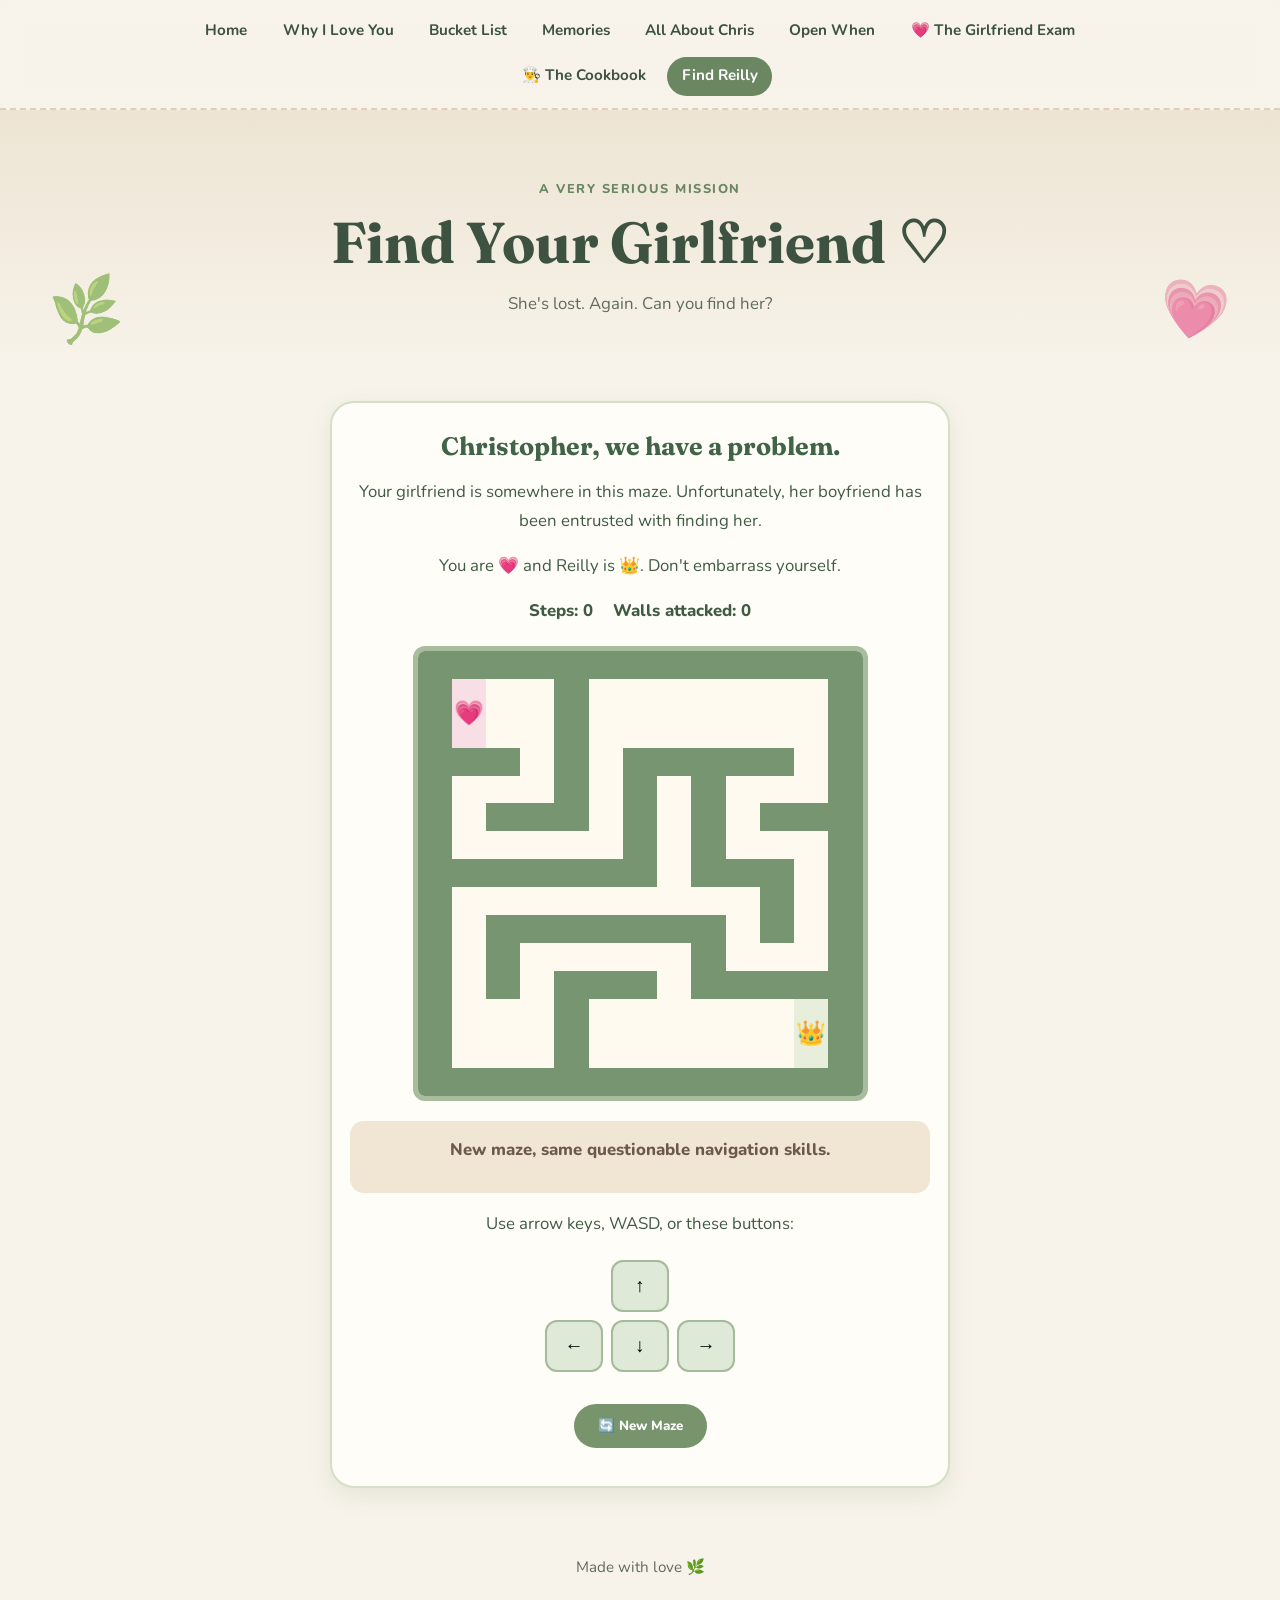
<file: maze.html>
<!DOCTYPE html>
<html lang="en">
<head>
<meta charset="UTF-8">
<meta name="viewport" content="width=device-width, initial-scale=1">
<title>Find Your Girlfriend 💗</title>
<link rel="preconnect" href="https://fonts.googleapis.com">
<link href="https://fonts.googleapis.com/css2?family=Fraunces:wght@500;700&family=Nunito:wght@400;700;800&display=swap" rel="stylesheet">
<link rel="stylesheet" href="style.css">

<style>
* { box-sizing: border-box; }

.game-box {
  max-width: 620px;
  margin: 35px auto;
  padding: 28px 18px;
  background: #fffdf8;
  border: 2px solid #d4dfc8;
  border-radius: 24px;
  text-align: center;
  box-shadow: 0 8px 25px #40583a18;
  color: #405b43;
}

.game-box h2, .game-box h3 {
  font-family: 'Fraunces', Georgia, serif;
  color: #416348;
}

.game-box p { line-height: 1.7; }

#maze {
  display: grid;
  grid-template-columns: repeat(13, minmax(0, 1fr));
  width: min(100%, 455px);
  aspect-ratio: 1;
  margin: 20px auto;
  border: 5px solid #a7bd9e;
  border-radius: 12px;
  overflow: hidden;
  background: #fffaf0;
}

.cell {
  min-width: 0;
  display: grid;
  place-items: center;
  font-size: clamp(11px, 3.5vw, 24px);
}

.wall { background: #789571; }
.path { background: #fffaf0; }
.player { background: #f8dee5; }
.goal { background: #e7efdc; }

#commentary {
  min-height: 72px;
  padding: 15px;
  background: #f1e5d4;
  border-radius: 14px;
  font-weight: 800;
  color: #6a594d;
}

.stats {
  display: flex;
  justify-content: center;
  gap: 20px;
  flex-wrap: wrap;
  font-family: 'Nunito', sans-serif;
  font-weight: 800;
}

.controls {
  display: grid;
  grid-template-columns: repeat(3, 58px);
  gap: 8px;
  justify-content: center;
  margin: 22px auto;
}

.controls button {
  background: #dfe9d8;
  border: 2px solid #a5b99c;
  border-radius: 12px;
  padding: 13px;
  cursor: pointer;
  font-size: 19px;
  touch-action: manipulation;
}

.controls button:hover {
  background: #c7d8bd;
}

.controls .up { grid-column: 2; }
.controls .left { grid-column: 1; grid-row: 2; }
.controls .down { grid-column: 2; grid-row: 2; }
.controls .right { grid-column: 3; grid-row: 2; }

.game-button {
  background: #77946d;
  color: white;
  padding: 13px 24px;
  border: none;
  border-radius: 25px;
  cursor: pointer;
  font-family: 'Nunito', sans-serif;
  font-weight: 800;
  margin: 10px;
}

.game-button:hover { background: #577750; }

#victory {
  background: #f9e9ef;
  border: 2px solid #e9b7c7;
  border-radius: 20px;
  padding: 25px 18px;
  margin-top: 20px;
  animation: appear 0.6s ease;
}

#victory h2 { color: #c65d83; }

.certificate {
  padding: 20px;
  border: 4px double #d4a3b3;
  background: #fffdf8;
  margin: 18px 0;
}

.hidden { display: none !important; }

@keyframes appear {
  from { opacity: 0; transform: translateY(15px); }
  to { opacity: 1; transform: translateY(0); }
}

.confetti {
  position: fixed;
  top: -30px;
  pointer-events: none;
  z-index: 999;
  animation: fall linear forwards;
}

@keyframes fall {
  to {
    transform: translateY(110vh) rotate(360deg);
    opacity: 0;
  }
}

@media (prefers-reduced-motion: reduce) {
  #victory, .confetti { animation: none; }
  .confetti { display: none; }
}
</style>
</head>

<body>

<nav class="nav">
<ul>
  <li><a href="index.html">Home</a></li>
  <li><a href="why-i-love-you.html">Why I Love You</a></li>
  <li><a href="bucket-list.html">Bucket List</a></li>
  <li><a href="memories.html">Memories</a></li>
  <li><a href="about-chris.html">All About Chris</a></li>
  <li><a href="open-when.html">Open When</a></li>
  <li><a href="quiz.html">💗 The Girlfriend Exam</a></li>
  <li><a href="recipes.html">👨‍🍳 The Cookbook</a></li>
  <li><a class="active" href="maze.html">Find Reilly</a></li>
</ul>
</nav>

<header class="hero">
  <span class="plant left">🌿</span>
  <span class="plant right">💗</span>
  <span class="eyebrow">A very serious mission</span>
  <h1>Find Your Girlfriend ♡</h1>
  <p>She's lost. Again. Can you find her?</p>
</header>

<main class="game-box">
  <h2>Christopher, we have a problem.</h2>
  <p>
    Your girlfriend is somewhere in this maze.
    Unfortunately, her boyfriend has been
    entrusted with finding her.
  </p>
  <p>
    You are 💗 and Reilly is 👑.
    Don't embarrass yourself.
  </p>

  <div class="stats">
    <span>Steps: <span id="steps">0</span></span>
    <span>Walls attacked: <span id="bumps">0</span></span>
  </div>

  <div id="maze" aria-label="Maze game"></div>

  <p id="commentary" aria-live="polite">
    Good luck, handsome. You're going to need it.
  </p>

  <p>Use arrow keys, WASD, or these buttons:</p>

  <div class="controls">
    <button class="up" data-direction="up" aria-label="Up">↑</button>
    <button class="left" data-direction="left" aria-label="Left">←</button>
    <button class="down" data-direction="down" aria-label="Down">↓</button>
    <button class="right" data-direction="right" aria-label="Right">→</button>
  </div>

  <button class="game-button" id="restart">
    🔄 New Maze
  </button>

  <section id="victory" class="hidden" aria-live="polite">
    <h2>YOU FOUND YOUR GIRLFRIEND!!! 💗</h2>
    <p id="victory-roast"></p>

    <div class="certificate">
      <h3>🏆 Official Girlfriend GPS Certification™</h3>
      <p>This certifies that Christopher has successfully located Reilly despite questionable navigational abilities.</p>
      <p><strong>Status: Girlfriend successfully recovered.</strong></p>
      <p>Signed, Reilly ♡</p>
    </div>

    <h3>But seriously...</h3>
    <p>
      No matter what, you always find your way
      back to me. And no matter how complicated
      life gets, I'll always find my way to you.
    </p>
    <p>
      I love you, my favorite nerd. ♡
    </p>

    <button class="game-button" id="play-again">
      Play Again 💕
    </button>
  </section>
</main>

<footer class="footer">Made with love 🌿</footer>

<script>
const SIZE = 13;
const mazeElement = document.getElementById("maze");
const commentary = document.getElementById("commentary");
const stepsElement = document.getElementById("steps");
const bumpsElement = document.getElementById("bumps");
const victory = document.getElementById("victory");

let maze = [];
let player = { x: 1, y: 1 };
let goal = { x: 11, y: 11 };
let steps = 0;
let bumps = 0;
let won = false;

const wallRoasts = [
  "Bro. It's literally a wall. 💀",
  "You drive like this too?",
  "Christopher. Please use your eyeballs.",
  "You're a SOFTWARE ENGINEER. Figure it out.",
  "That's a wall, handsome. Not a suggestion.",
  "I'm starting to understand your driving.",
  "The wall isn't going to move because you're cute.",
  "Are we navigating or aggressively guessing?",
  "You know you can go around things, right?",
  "Please tell me this isn't how you debug code."
];

const stepRoasts = [
  "I'm literally right here, Christopher.",
  "Babe? Do you need Google Maps?",
  "Your girlfriend is waiting. No pressure.",
  "I believe in you! Mostly.",
  "Are we taking the scenic route?",
  "You've been walking a lot. Are you avoiding me?",
  "Try not to get distracted by Taco Bell.",
  "I'm starting to think the cats could do better."
];

function randomItem(items) {
  return items[Math.floor(Math.random() * items.length)];
}

function generateMaze() {
  // Every starting cell is a wall.
  maze = Array.from(
    { length: SIZE },
    () => Array(SIZE).fill(1)
  );

  // Carve a connected maze with randomized depth-first search.
  const stack = [[1, 1]];
  maze[1][1] = 0;

  while (stack.length) {
    const [x, y] = stack[stack.length - 1];

    const neighbors = [
      [x + 2, y, x + 1, y],
      [x - 2, y, x - 1, y],
      [x, y + 2, x, y + 1],
      [x, y - 2, x, y - 1]
    ].filter(([nx, ny]) =>
      nx > 0 && nx < SIZE - 1 &&
      ny > 0 && ny < SIZE - 1 &&
      maze[ny][nx] === 1
    );

    if (neighbors.length === 0) {
      stack.pop();
      continue;
    }

    const [nx, ny, wx, wy] = randomItem(neighbors);
    maze[wy][wx] = 0;
    maze[ny][nx] = 0;
    stack.push([nx, ny]);
  }

  // Start and goal are guaranteed connected.
  player = { x: 1, y: 1 };
  goal = { x: SIZE - 2, y: SIZE - 2 };
}

function drawMaze() {
  mazeElement.replaceChildren();

  for (let y = 0; y < SIZE; y++) {
    for (let x = 0; x < SIZE; x++) {
      const cell = document.createElement("div");

      cell.className = "cell " +
        (maze[y][x] === 1 ? "wall" : "path");

      if (x === goal.x && y === goal.y) {
        cell.className = "cell goal";
        cell.textContent = "👑";
      }

      if (x === player.x && y === player.y) {
        cell.className = "cell player";
        cell.textContent = "💗";
      }

      mazeElement.appendChild(cell);
    }
  }
}

function move(dx, dy) {
  if (won) return;

  const nx = player.x + dx;
  const ny = player.y + dy;

  if (
    nx < 0 || nx >= SIZE ||
    ny < 0 || ny >= SIZE ||
    maze[ny][nx] === 1
  ) {
    bumps++;
    bumpsElement.textContent = bumps;
    commentary.textContent = randomItem(wallRoasts);
    return;
  }

  player = { x: nx, y: ny };
  steps++;
  stepsElement.textContent = steps;

  if (steps % 8 === 0) {
    commentary.textContent = randomItem(stepRoasts);
  }

  drawMaze();

  if (nx === goal.x && ny === goal.y) {
    winGame();
  }
}

function winGame() {
  won = true;

  commentary.textContent =
    "GIRLFRIEND LOCATED. RELATIONSHIP SAVED. 💗";

  let roast;

  if (bumps === 0) {
    roast = "Not a single wall collision? Fine. I'll admit you're good at something. Just this once.";
  } else if (bumps <= 5) {
    roast = `Only ${bumps} wall collisions. Honestly, I'm impressed. Don't let it go to your head.`;
  } else if (bumps <= 15) {
    roast = `${bumps} wall collisions?! Thank God you're cute.`;
  } else {
    roast = `${bumps} WALL COLLISIONS?! CHRISTOPHER. I'M NEVER LETTING YOU DRIVE AGAIN.`;
  }

  document.getElementById("victory-roast").textContent =
    `${roast} You took ${steps} steps to find me.`;

  victory.classList.remove("hidden");
  celebrate();
  victory.scrollIntoView({
    behavior: window.matchMedia("(prefers-reduced-motion: reduce)").matches
      ? "auto" : "smooth",
    block: "start"
  });
}

function celebrate() {
  if (window.matchMedia("(prefers-reduced-motion: reduce)").matches) return;

  for (let i = 0; i < 55; i++) {
    const piece = document.createElement("span");
    piece.className = "confetti";
    piece.textContent = randomItem(["💗", "💕", "✨", "🎉"]);

    piece.style.left = Math.random() * 100 + "vw";
    piece.style.fontSize = (16 + Math.random() * 16) + "px";
    piece.style.animationDuration = (3 + Math.random() * 3) + "s";
    piece.style.animationDelay = Math.random() * 1.5 + "s";

    document.body.appendChild(piece);
    setTimeout(() => piece.remove(), 7000);
  }
}

function newGame() {
  generateMaze();
  steps = 0;
  bumps = 0;
  won = false;
  stepsElement.textContent = "0";
  bumpsElement.textContent = "0";
  commentary.textContent =
    "New maze, same questionable navigation skills.";
  victory.classList.add("hidden");
  drawMaze();
}

const directions = {
  ArrowUp: [0, -1],
  ArrowDown: [0, 1],
  ArrowLeft: [-1, 0],
  ArrowRight: [1, 0],
  w: [0, -1],
  s: [0, 1],
  a: [-1, 0],
  d: [1, 0]
};

document.addEventListener("keydown", event => {
  const key = event.key.startsWith("Arrow")
    ? event.key
    : event.key.toLowerCase();

  if (!directions[key]) return;

  const active = document.activeElement;
  if (active && ["INPUT", "TEXTAREA", "SELECT"].includes(active.tagName)) {
    return;
  }

  event.preventDefault();
  move(...directions[key]);
});

document.querySelectorAll("[data-direction]").forEach(button => {
  button.addEventListener("click", () => {
    const dir = button.dataset.direction;
    const moves = {
      up: [0, -1],
      down: [0, 1],
      left: [-1, 0],
      right: [1, 0]
    };
    move(...moves[dir]);
  });
});

document.getElementById("restart")
  .addEventListener("click", newGame);

document.getElementById("play-again")
  .addEventListener("click", newGame);

newGame();
</script>

</body>
</html>
</file>
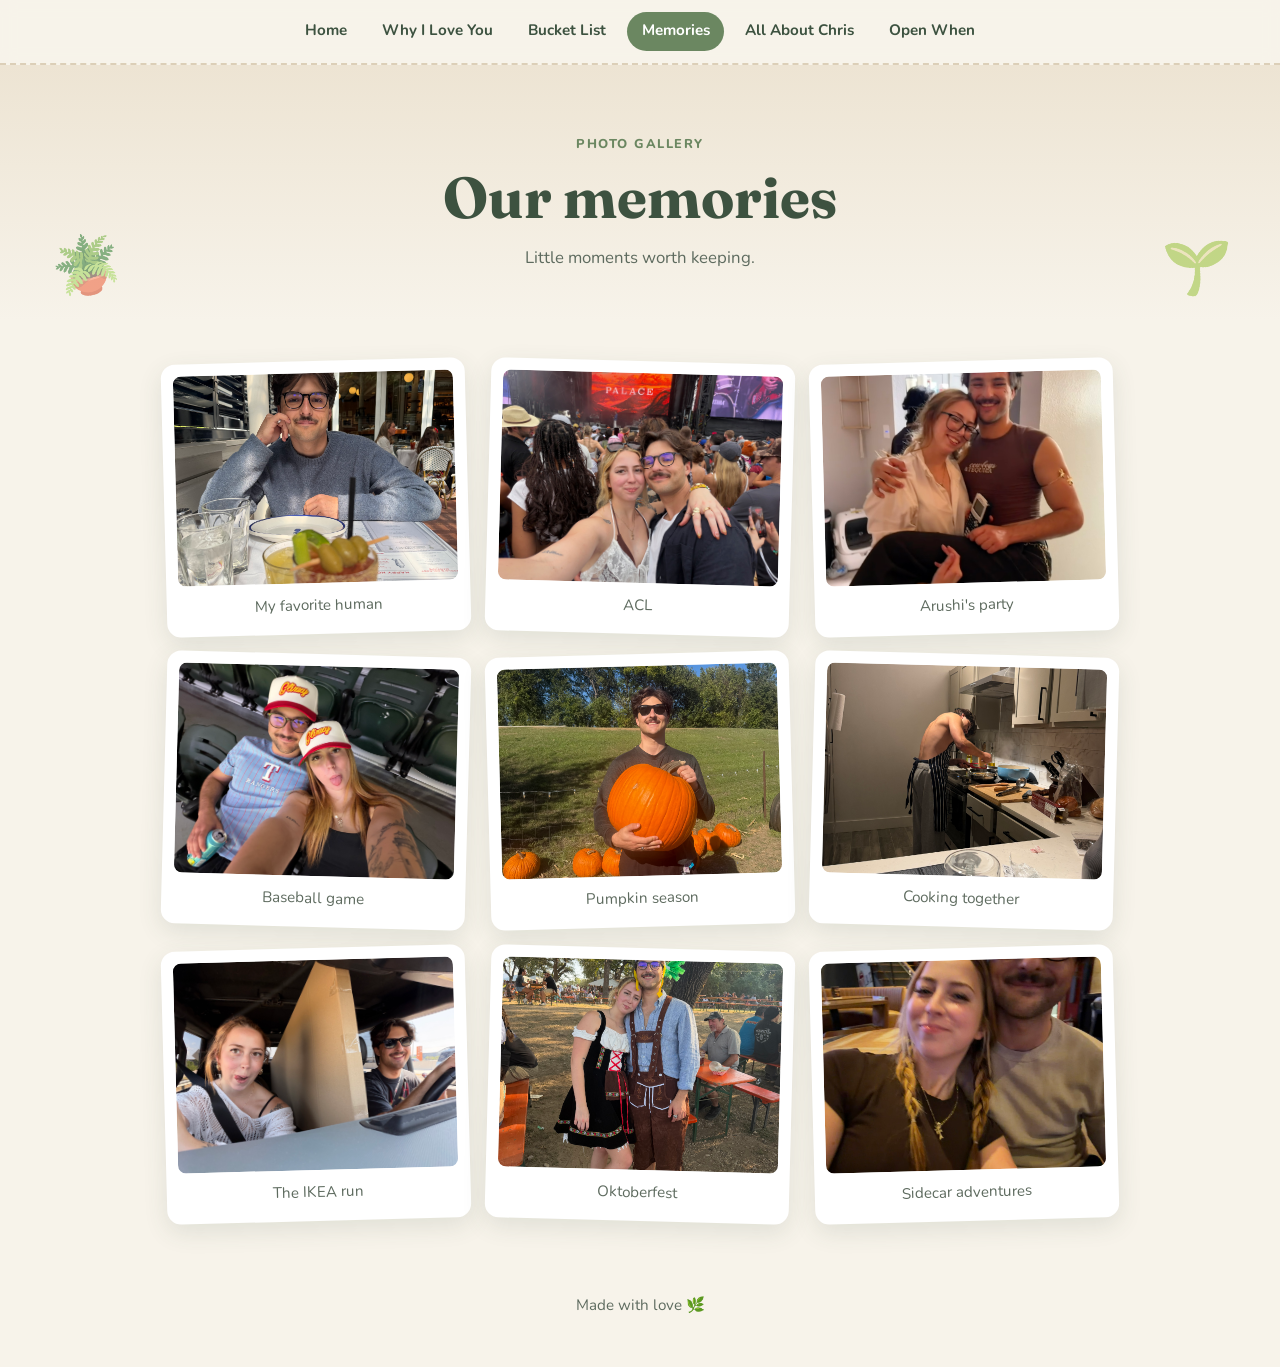
<file: memories (1).html>
<!DOCTYPE html>
<html lang="en">
<head>
  <meta charset="UTF-8">
  <meta name="viewport" content="width=device-width, initial-scale=1">
  <title>Our Memories</title>
  <link rel="preconnect" href="https://fonts.googleapis.com">
  <link href="https://fonts.googleapis.com/css2?family=Fraunces:wght@500;700&family=Nunito:wght@400;700;800&display=swap" rel="stylesheet">
  <link rel="stylesheet" href="style.css">
</head>
<body>

  <nav class="nav">
    <ul>
      <li><a href="index.html">Home</a></li>
      <li><a href="why-i-love-you.html">Why I Love You</a></li>
      <li><a href="bucket-list.html">Bucket List</a></li>
      <li><a class="active" href="memories.html">Memories</a></li>
      <li><a href="about-chris.html">All About Chris</a></li>
      <li><a href="open-when.html">Open When</a></li>
    </ul>
  </nav>

  <header class="hero">
    <span class="plant left">🪴</span>
    <span class="plant right">🌱</span>
    <span class="eyebrow">Photo gallery</span>
    <h1>Our memories</h1>
    <p>Little moments worth keeping.</p>
  </header>

  <main class="container">
    <!--
      Each photo is one <figure> block. To change a caption, edit the text inside <figcaption>.
      Note: in photo addresses, "%20" means a space and "%3A" means a colon.
    -->
    <div class="gallery">

      <figure class="photo">
        <img src="chrisimages/mainchris.jpg" alt="Chris" loading="lazy">
        <figcaption>My favorite human</figcaption>
      </figure>

      <figure class="photo">
        <img src="chrisimages/chris%20photo%20images/image%3Aacl.jpeg" alt="Us at ACL" loading="lazy">
        <figcaption>ACL</figcaption>
      </figure>

      <figure class="photo">
        <img src="chrisimages/chris%20photo%20images/arushisparty4.jpeg" alt="Arushi's party" loading="lazy">
        <figcaption>Arushi's party</figcaption>
      </figure>

      <figure class="photo">
        <img src="chrisimages/chris%20photo%20images/baseballgame.jpg" alt="At a baseball game" loading="lazy">
        <figcaption>Baseball game</figcaption>
      </figure>

      <figure class="photo">
        <img src="chrisimages/chrispumpkin.jpg" alt="Chris with a pumpkin" loading="lazy">
        <figcaption>Pumpkin season</figcaption>
      </figure>

      <figure class="photo">
        <img src="chrisimages/cooking.jpg" alt="Cooking together" loading="lazy">
        <figcaption>Cooking together</figcaption>
      </figure>

      <figure class="photo">
        <img src="chrisimages/chris%20photo%20images/ikearun.jpg" alt="Our IKEA run" loading="lazy">
        <figcaption>The IKEA run</figcaption>
      </figure>

      <figure class="photo">
        <img src="chrisimages/chris%20photo%20images/oktoberfest2.jpg" alt="At Oktoberfest" loading="lazy">
        <figcaption>Oktoberfest</figcaption>
      </figure>

      <figure class="photo">
        <img src="chrisimages/chris%20photo%20images/sidecar.jpg" alt="In the sidecar" loading="lazy">
        <figcaption>Sidecar adventures</figcaption>
      </figure>

    </div>
  </main>

  <footer class="footer">Made with love 🌿</footer>

</body>
</html>
</file>
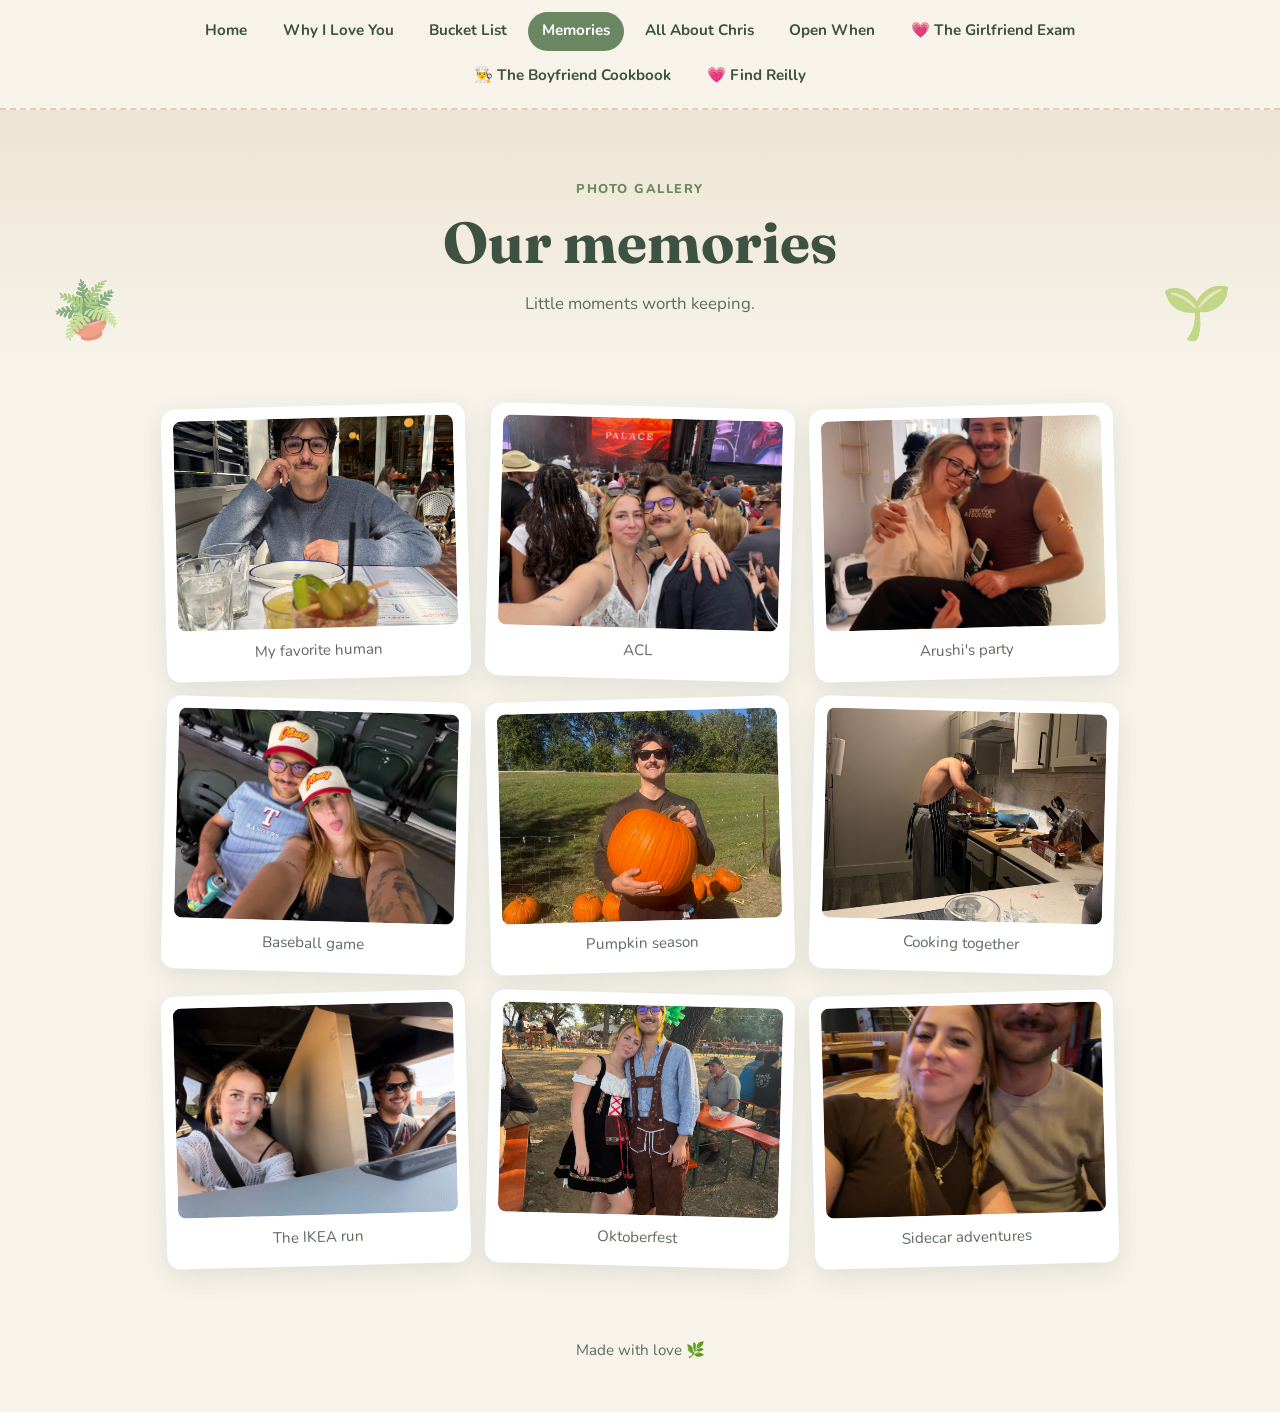
<file: memories.html>
<!DOCTYPE html>
<html lang="en">
<head>
  <meta charset="UTF-8">
  <meta name="viewport" content="width=device-width, initial-scale=1">
  <title>Our Memories</title>
  <link rel="preconnect" href="https://fonts.googleapis.com">
  <link href="https://fonts.googleapis.com/css2?family=Fraunces:wght@500;700&family=Nunito:wght@400;700;800&display=swap" rel="stylesheet">
  <link rel="stylesheet" href="style.css">
</head>
<body>

  <nav class="nav">
    <ul>
      <li><a href="index.html">Home</a></li>
      <li><a href="why-i-love-you.html">Why I Love You</a></li>
      <li><a href="bucket-list.html">Bucket List</a></li>
      <li><a class="active" href="memories.html">Memories</a></li>
      <li><a href="about-chris.html">All About Chris</a></li>
      <li><a href="open-when.html">Open When</a></li>
      <li><a href="quiz.html">💗 The Girlfriend Exam</a></li>
      <li><a href="recipes.html">👨‍🍳 The Boyfriend Cookbook</a></li>
      <li><a href="maze.html">💗 Find Reilly</a></li>
    </ul>
  </nav>

  <header class="hero">
    <span class="plant left">🪴</span>
    <span class="plant right">🌱</span>
    <span class="eyebrow">Photo gallery</span>
    <h1>Our memories</h1>
    <p>Little moments worth keeping.</p>
  </header>

  <main class="container">
    <!--
      Each photo is one <figure> block. To change a caption, edit the text inside <figcaption>.
      Note: in photo addresses, "%20" means a space and "%3A" means a colon.
    -->
    <div class="gallery">

      <figure class="photo">
        <img src="chrisimages/mainchris.jpg" alt="Chris" loading="lazy">
        <figcaption>My favorite human</figcaption>
      </figure>

      <figure class="photo">
        <img src="chrisimages/chris%20photo%20images/image%3Aacl.jpeg" alt="Us at ACL" loading="lazy">
        <figcaption>ACL</figcaption>
      </figure>

      <figure class="photo">
        <img src="chrisimages/chris%20photo%20images/arushisparty4.jpeg" alt="Arushi's party" loading="lazy">
        <figcaption>Arushi's party</figcaption>
      </figure>

      <figure class="photo">
        <img src="chrisimages/chris%20photo%20images/baseballgame.jpg" alt="At a baseball game" loading="lazy">
        <figcaption>Baseball game</figcaption>
      </figure>

      <figure class="photo">
        <img src="chrisimages/chrispumpkin.jpg" alt="Chris with a pumpkin" loading="lazy">
        <figcaption>Pumpkin season</figcaption>
      </figure>

      <figure class="photo">
        <img src="chrisimages/cooking.jpg" alt="Cooking together" loading="lazy">
        <figcaption>Cooking together</figcaption>
      </figure>

      <figure class="photo">
        <img src="chrisimages/chris%20photo%20images/ikearun.jpg" alt="Our IKEA run" loading="lazy">
        <figcaption>The IKEA run</figcaption>
      </figure>

      <figure class="photo">
        <img src="chrisimages/chris%20photo%20images/oktoberfest2.jpg" alt="At Oktoberfest" loading="lazy">
        <figcaption>Oktoberfest</figcaption>
      </figure>

      <figure class="photo">
        <img src="chrisimages/chris%20photo%20images/sidecar.jpg" alt="In the sidecar" loading="lazy">
        <figcaption>Sidecar adventures</figcaption>
      </figure>

    </div>
  </main>

  <footer class="footer">Made with love 🌿</footer>

</body>
</html>
</file>
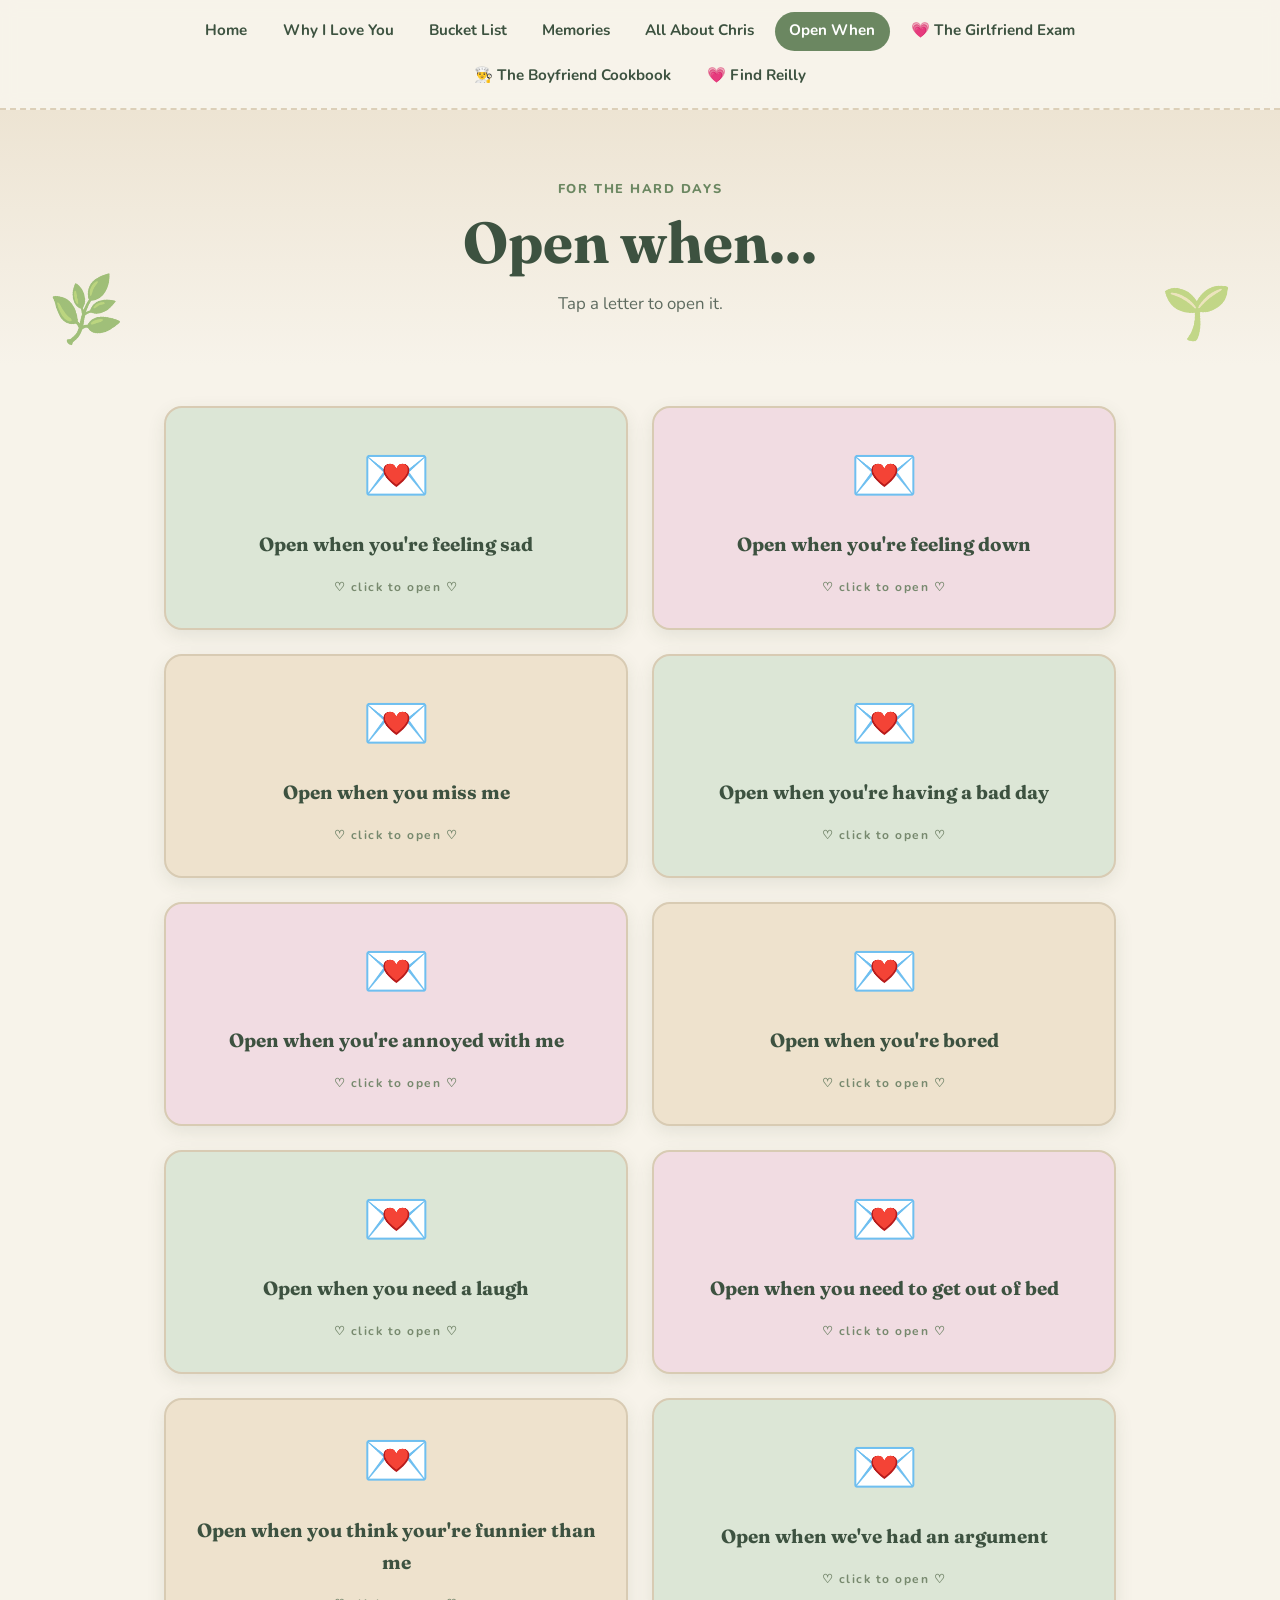
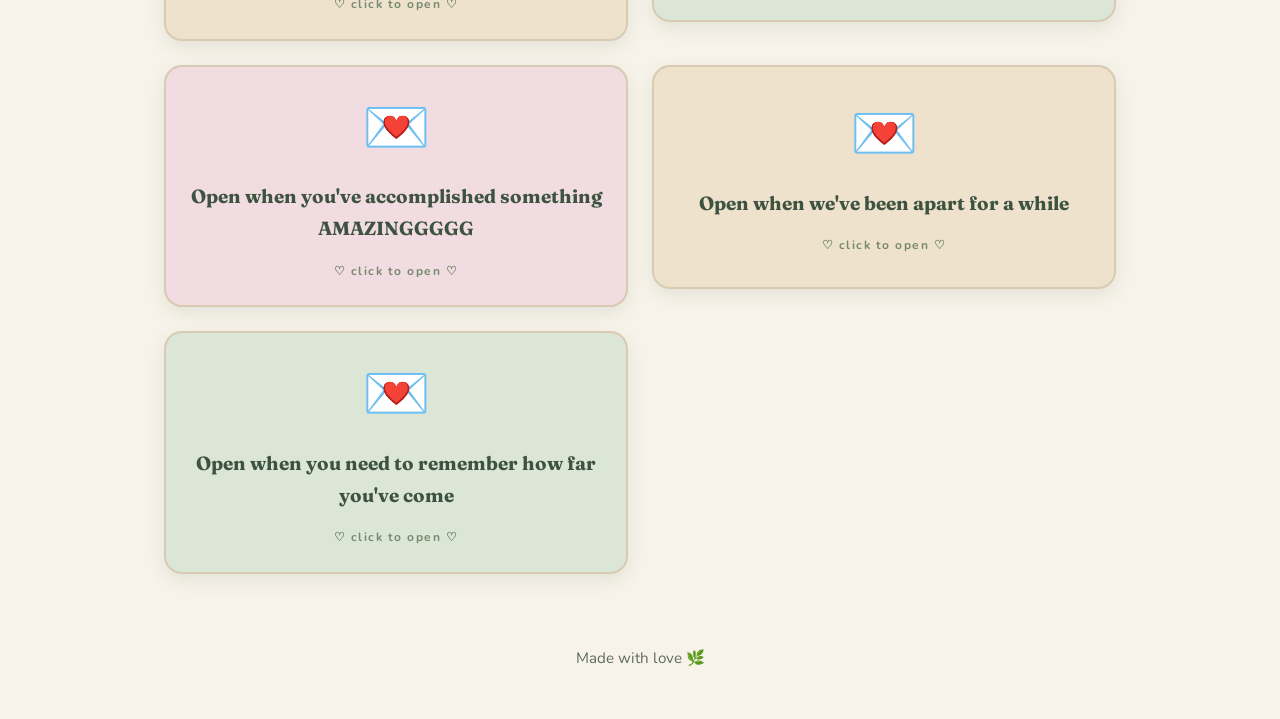
<file: open-when.html>
<!DOCTYPE html>
<html lang="en">
<head>
  <meta charset="UTF-8">
  <meta name="viewport" content="width=device-width, initial-scale=1">
  <title>Open When Letters</title>
  <link rel="preconnect" href="https://fonts.googleapis.com">
  <link href="https://fonts.googleapis.com/css2?family=Fraunces:wght@500;700&family=Nunito:wght@400;700;800&display=swap" rel="stylesheet">
  <link rel="stylesheet" href="style.css">
</head>
<body>

  <nav class="nav">
    <ul>
      <li><a href="index.html">Home</a></li>
      <li><a href="why-i-love-you.html">Why I Love You</a></li>
      <li><a href="bucket-list.html">Bucket List</a></li>
      <li><a href="memories.html">Memories</a></li>
      <li><a href="about-chris.html">All About Chris</a></li>
      <li><a class="active" href="open-when.html">Open When</a></li>
      <li><a href="quiz.html">💗 The Girlfriend Exam</a></li>
      <li><a href="recipes.html">👨‍🍳 The Boyfriend Cookbook</a></li>
      <li><a href="maze.html">💗 Find Reilly</a></li>
    </ul>
  </nav>

  <header class="hero">
    <span class="plant left">🌿</span>
    <span class="plant right">🌱</span>
    <span class="eyebrow">For the hard days</span>
    <h1>Open when...</h1>
    <p>Tap a letter to open it.</p>
  </header>

  <main class="container">
    <!-- EDIT: write your own letters inside each <p>. Copy a whole <details>...</details> block to add more. -->
    <div class="letters">

      <details class="letter">
        <summary>Open when you're feeling sad</summary>
        <div class="body">
          <p>First of all, I wish I could be there right now to give you the biggest hug and a million kisses. I don't know what happened or why you're feeling sad, but I hope that whatever it is, you know you don't have to go through it alone. I know life can be stressful and sometimes things don't go the way we want them to. I also know how hard you can be on yourself, especially when you have so much you want to accomplish. But I hope you never forget how proud I am of you. Not just for the things you do or the goals you accomplish, but simply for the person you are. You are one of the smartest, kindest, most thoughtful people I have ever met, and I wish you could see yourself through my eyes for just a second. You would understand why I love you as much as I do. One of my favorite things about us is that we can talk about anything. I love listening to your random rants, hearing about your day, and even listening to you talk about nerdy things that I only understand about half of. I hope you always feel like you can come to me with anything, even when you don't have the words to explain how you're feeling. You spend so much time taking care of me, making me happy, and going out of your way to make my life a little easier. I hope you know that I want to do all of those things for you too. So, my love, if today isn't a good day, that's okay. You don't have to have everything figured out, and you don't have to be happy all the time. Just remember that a bad day doesn't mean a bad life, and whatever you're going through won't change how much I love you. And if all else fails, just remember that you have a really cute girlfriend who is absolutely obsessed with you. I love you more than you know.</p>
        </div>
      </details>

      <details class="letter">
        <summary>Open when you're feeling down</summary>
        <div class="body">
          <p>If you're reading this, I'm guessing you're not having the best day. L in the chat. I wish I could be there to give you the biggest hug and make everything a little better. I want you to remember how amazing you are. You're intelligent, hardworking, thoughtful, and capable of so much more than you realize. One of my favorite things about you is how passionate and determined you are, and I hope you never lose sight of that. I know life can be overwhelming sometimes, but please don't let one bad day make you question yourself or everything you've accomplished. I'm so incredibly proud of you, not just for what you do, but for who you are. You spend so much time making me happy, and I hope you know that I want to do the same for you. Whatever is going on, you never have to face it alone. I'll always be your biggest supporter, your safe place, and your number one fan. I love you more than words can explain, handsome. Now give me a smile because your girlfriend is absolutely obsessed with you. ❤️</p>
        </div>
      </details>

      <details class="letter">
        <summary>Open when you miss me</summary>
        <div class="body">
          <p>Awww, do you miss me? Because I can almost guarantee that I'm missing you just as much, if not MORE. If I could, I would teleport straight into your arms right now and give you a million kisses. I wish we could spend every day together, doing absolutely nothing or going on our little adventures. Even the simplest moments with you are some of my favorites. I hope you know that no matter how far apart we are, you're always on my mind. Whether I'm driving, studying, or doing something completely random, there's always something that reminds me of you. I miss your hugs, your laugh, your kisses, and even listening to you rant about things I barely understand. I miss being able to annoy you whenever I want, but most importantly, I just miss being around my favorite person. So until we're together again, just imagine me giving you the biggest hug and telling you how much I love you. No amount of distance could ever change how much you mean to me.</p>
        </div>
      </details>

      <details class="letter">
        <summary>Open when you're having a bad day</summary>
        <div class="body">
          <p>Hi my love, I'm sorry today hasn't been the best day. If I could, I would drop everything right now to come give you the biggest hug, a million kisses, and hopefully make your day a little better. I know some days it feels like everything is going wrong, and no matter what you do, nothing seems to go your way. But I hope you remember that tomorrow is a new day, and whatever happened today doesn't have to follow you into tomorrow. I wish I could take away all your stress and frustrations, but since I can't, I hope this little letter reminds you that you have someone who loves you endlessly and is always in your corner. So take a break, eat something yummy, play your games, or do whatever makes you happy. You deserve to relax and not worry about everything for a little while. And remember, no matter how bad your day is, you will always be the best part of mine. I love you so much, handsome. Now come get some kisses from your favorite boobs. ❤️</p>
        </div>
      </details>

      <details class="letter">
        <summary>Open when you're annoyed with me</summary>
        <div class="body">
          <p>Hi my love, so apparently I've done something to piss you off. First of all, that's very unfortunate because I'm literally just a girl. Second of all, I'm sorry, love. I know I can be stubborn, dramatic, and occasionally a pain in your ass, but you knew what you were signing up for (just kidding). In all seriousness, I never want you to feel like your feelings don't matter to me. Even when we're annoyed with each other, I love you just as much. We're always on the same team, even when we don't see eye to eye. So take a minute, breathe, and remember that your girlfriend loves you very much. Also, I'm really cute, so hopefully that helps my case. I love you, grumpy pants. ❤️</p>
        </div>
      </details>

       <details class="letter">
        <summary>Open when you're bored</summary>
        <div class="body">
          <p>So you're bored? Interesting, because you have a whole girlfriend you could be entertaining right now. But since you've decided to open this letter instead, I guess I'll give you some ideas. You could call me, send me a cute message, plan our next date, or perhaps write a 10-page essay about why I'm the best girlfriend ever. The possibilities are endless! You could also go work on one of your million projects, but let's be honest, you probably already thought about that. Anyways, I hope I've successfully wasted at least 30 seconds of your day. You're welcome. I love you, loser. ❤️</p>
        </div>
      </details>

       <details class="letter">
        <summary>Open when you need a laugh</summary>
        <div class="body">
          <p>im aliveeeeeeeeeeeeeee imbecile</p>
        </div>
      </details>

       <details class="letter">
        <summary>Open when you need to get out of bed</summary>
        <div class="body">
          <p>GOOD MORNING, SLEEPYHEAD!!! This is your very loving, very beautiful girlfriend telling you to GET YOUR ASS OUT OF BED. I know your bed is comfortable, and I know you probably want five more minutes, but you have things to do and a whole life to live! You're smart, capable, hardworking, and destined for amazing things, but unfortunately none of those things are going to happen if you remain wrapped up like a burrito. So get up, drink some water, eat something, and go be the amazing man I know you are. And if you need a little extra motivation, just remember that every productive day brings you one step closer to being rich enough to spoil me. KIDDING! Mostly. I love you, now GO!</p>
        </div>
      </details>

       <details class="letter">
        <summary>Open when you think your're funnier than me</summary>
        <div class="body">
          <p>Hi loser! I'm genuinely concerned that you've opened this letter because it means you're experiencing some pretty serious delusions. You? Funnier than me? That's actually adorable. I'll admit, you make me laugh all the time, and your sense of humor is one of my favorite things about you. But let's not get ahead of ourselves here. I'm clearly the comedic genius in this relationship, and you are simply my very handsome assistant. However, because I love you so much, I'll let you believe you're the funny one every once in a while. Just remember who the real star of this show is. Hint: she's brunnette, gorgeous, and currently writing this letter. I love you, my little comedian.</p>
        </div>
      </details>

      <details class="letter">
        <summary>Open when we've had an argument</summary>
        <div class="body">
          <p>Hiiiiiiiii my beautiful, sexy, handsome love, this is awkward... I'm assuming one of us is being a pain in the ass right now, and honestly, there's a good chance it's me. But seriously, no matter what we're arguing about, I want you to know that I love you. Even when we're frustrated, upset, or not seeing eye to eye, that doesn't change how much you mean to me. I never want an argument to make you question how I feel about you. We're both human, we're going to make mistakes, and we're definitely going to annoy each other sometimes. But at the end of the day, it's always you and me against the problem, not against each other. I promise to listen, try to understand your side, and own up to my mistakes. I love you even when we're grumpy with each other, and I'd much rather work through something difficult with you than pretend everything is perfect. You're my person, always.</p>
        </div>
      </details>

      <details class="letter">
        <summary>Open when you've accomplished something AMAZINGGGGG</summary>
        <div class="body">
          <p>CHRIS!!! LOOK AT YOU GO!!! I don't even know what you've accomplished right now, but I already know I'm so incredibly proud of you. I hope you're giving yourself the credit you deserve because I know how much hard work, determination, and effort you put into the things you care about. One of my favorite things about you is how ambitious you are, and watching you accomplish your goals makes me so happy. I hope you never downplay your achievements or act like they're no big deal, because they ARE a big deal. You deserve every bit of success that comes your way. I wish I could be there right now to give you the biggest kiss and celebrate with you. Now go treat yourself to something yummy, and make sure you tell your girlfriend so she can brag about you to literally everyone. I love you, smarty pants!</p>
        </div>
      </details>

      <details class="letter">
        <summary>Open when we've been apart for a while</summary>
        <div class="body">
          <p>Hi my sweet boy, I already miss you, and honestly, I think it's extremely rude that we can't just be together all the time. Who approved this arrangement??? I wish I could teleport to you whenever I wanted, especially when all I want is one of your hugs or to fall asleep next to you. But even when we're apart, I hope you know you're always with me in some way. You're the person I want to tell everything to, whether something exciting happens or I just see something stupid that makes me laugh. I know being apart isn't always fun, but it makes me appreciate every little moment we get together even more. Just remember that every day apart is one day closer to seeing each other again. Until then, I'll be over here missing your face, stealing your hoodies, and probably sending you way too many messages. I love you endlessly, handsome.</p>
        </div>
      </details>

      <details class="letter">
        <summary>Open when you need to remember how far you've come</summary>
        <div class="body">
          <p>Hi my love, I want you to take a second and think about everything you've accomplished and everything you've overcome to get to where you are today. I know you have big dreams and sometimes you're so focused on where you want to be that you forget to appreciate how far you've already come. But, you've worked so hard, learned so much, and grown into someone I'm incredibly proud of. Not everything has been easy, and I know there have been moments when you've questioned yourself, but look at you now! You're still pushing forward, still chasing your goals, and still finding ways to better yourself. I wish you could see yourself the way I see you because you'd realize just how capable and amazing you are. You don't have to have your entire life figured out right now. You're allowed to take your time, make mistakes, and celebrate the little victories along the way. And no matter where life takes you, just know that I'll always be cheering you on (probably obnoxiously loud). I love you so much, and I can't wait to see everything else you accomplish.</p>
        </div>
      </details>
    </div>
  </main>

  <footer class="footer">Made with love 🌿</footer>

<!-- INTERACTIVE ENVELOPES FOR CHRIS -->

<style>

/* Two-column envelope layout */
.letters {
  display: grid;
  grid-template-columns: repeat(2, minmax(0, 1fr));
  gap: 24px;
  align-items: start;
}

/* Each letter is a clickable envelope */
.letters details.letter {
  margin: 0;
  padding: 0;
  background: #e9e1cf;
  border: 2px solid #d8cbb3;
  border-radius: 18px;
  overflow: hidden;
  box-shadow: 0 6px 18px rgba(55, 75, 53, 0.10);
  transition: transform 0.3s ease,
              box-shadow 0.3s ease;
}

/* Alternate scrapbook colors */
.letters details.letter:nth-child(3n+1) {
  background: #dce6d6;
}

.letters details.letter:nth-child(3n+2) {
  background: #f1dce2;
}

.letters details.letter:nth-child(3n+3) {
  background: #eee2cd;
}

/* Clickable envelope front */
.letters details.letter > summary {
  display: flex;
  flex-direction: column;
  align-items: center;
  justify-content: center;
  min-height: 220px;
  padding: 24px 18px;
  color: #3d5240;
  background: transparent;
  text-align: center;
  font-family: 'Fraunces', Georgia, serif;
  font-size: 19px;
  font-weight: 700;
  list-style: none;
  cursor: pointer;
}

/* Hide default dropdown triangle */
.letters details.letter > summary::-webkit-details-marker {
  display: none;
}

/* Decorative envelope icon */
.letters details.letter > summary::before {
  content: "💌";
  display: block;
  font-size: 55px;
  line-height: 1.3;
  margin-bottom: 18px;
  transition: transform 0.4s ease;
}

/* A little instruction */
.letters details.letter > summary::after {
  content: "♡ click to open ♡";
  display: block;
  font-family: 'Nunito', sans-serif;
  font-size: 12px;
  letter-spacing: 1.5px;
  color: #77896e;
  margin-top: 16px;
}

/* Hover effect */
.letters details.letter:hover {
  transform: translateY(-4px);
  box-shadow: 0 10px 25px rgba(55,75,53,0.16);
}

.letters details.letter:hover > summary::before {
  transform: rotate(-12deg) scale(1.12);
}

/* Opened envelope spans both columns */
.letters details.letter[open] {
  grid-column: 1 / -1;
  background: #fffdf8;
  border-color: #a5bea0;
}

/* Opened envelope header */
.letters details.letter[open] > summary {
  min-height: 110px;
  background: #e6edde;
  border-bottom: 2px dashed #bdcdb6;
}

.letters details.letter[open] > summary::before {
  content: "💌";
  font-size: 32px;
  margin-bottom: 8px;
  transform: rotate(-12deg);
}

.letters details.letter[open] > summary::after {
  content: "♡ click to close ♡";
}

/* The love letter itself */
.letters details.letter > .body {
  display: block;
  margin: 0;
  padding: 35px 40px;
  background: #fffdf8;
  color: #465747;
  text-align: left;
  line-height: 1.9;
  font-family: 'Nunito', sans-serif;
  font-size: 16px;
}

/* Sweet heading inside the letter */
.letters details.letter > .body::before {
  content: "To my favorite person, ♡";
  display: block;
  font-family: 'Fraunces', Georgia, serif;
  color: #b7798a;
  font-size: 22px;
  margin-bottom: 20px;
}

/* Signature after each letter */
.letters details.letter > .body::after {
  content: "Forever yours, Reilly ♡";
  display: block;
  margin-top: 25px;
  text-align: right;
  font-family: 'Fraunces', Georgia, serif;
  font-style: italic;
  font-size: 19px;
  color: #b7798a;
}

/* Slide-out animation */
.letters details.letter[open] > .body {
  animation: revealLetter 0.65s ease both;
}

@keyframes revealLetter {
  from {
    opacity: 0;
    transform: translateY(-25px) scale(0.97);
  }
  to {
    opacity: 1;
    transform: translateY(0) scale(1);
  }
}

/* Mobile layout */
@media (max-width: 650px) {
  .letters {
    grid-template-columns: 1fr;
    gap: 18px;
  }

  .letters details.letter[open] {
    grid-column: 1;
  }

  .letters details.letter > .body {
    padding: 25px 20px;
  }
}

/* Accessibility */
@media (prefers-reduced-motion: reduce) {
  .letters details.letter,
  .letters details.letter > summary::before,
  .letters details.letter[open] > .body {
    transition: none;
    animation: none;
  }
}

</style>

<script>

/* Close other envelopes when one is opened */

const envelopes = document.querySelectorAll(
  ".letters details.letter"
);

envelopes.forEach(envelope => {

  envelope.addEventListener("toggle", () => {

    if (envelope.open) {

      envelopes.forEach(other => {

        if (other !== envelope) {
          other.open = false;
        }

      });

    }

  });

});

</script>

<!-- END INTERACTIVE ENVELOPES -->

</body>
</html>
</file>
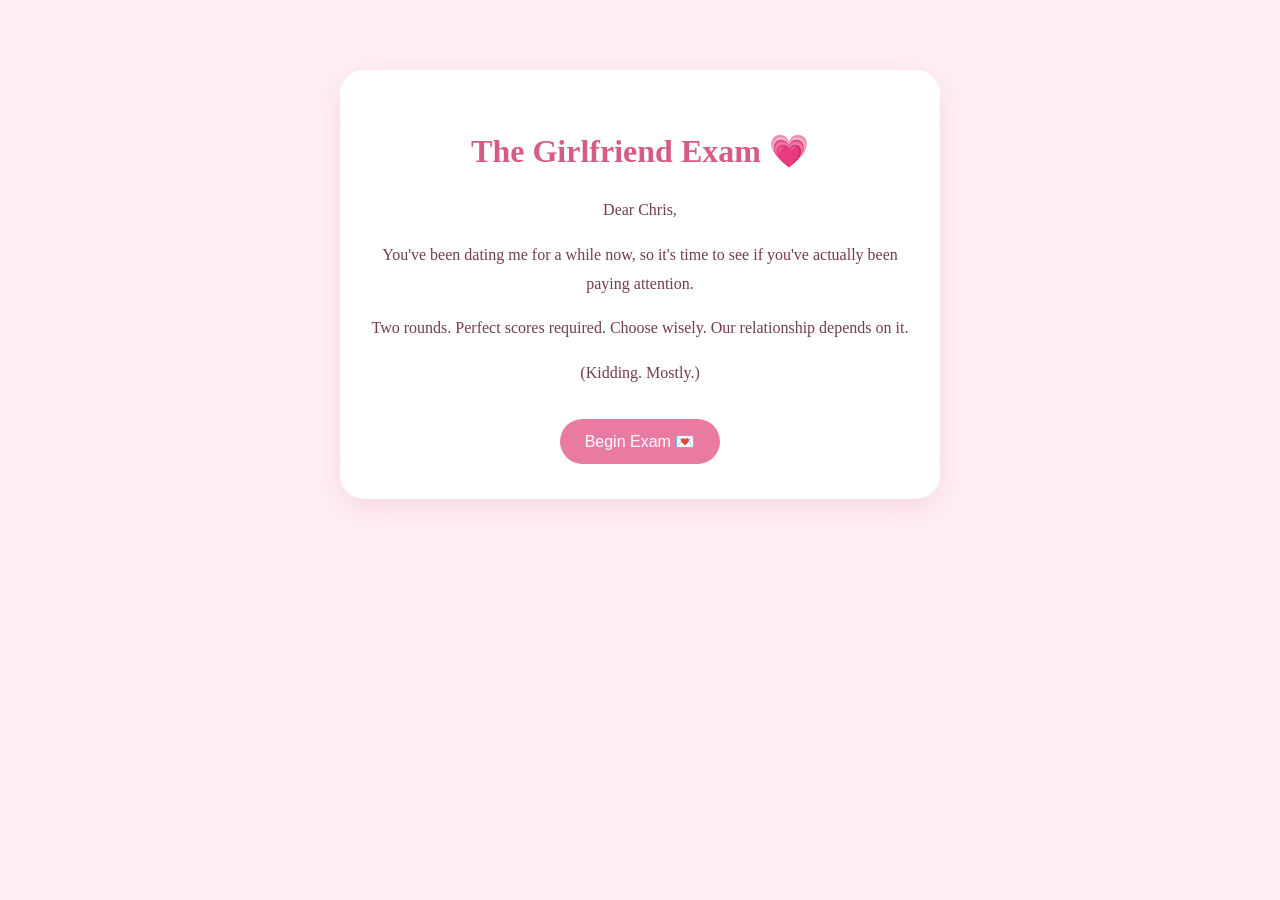
<file: quiz.html>
<!DOCTYPE html>
<html lang="en">
<head>
<meta charset="UTF-8">
<meta name="viewport" content="width=device-width, initial-scale=1">
<title>The Girlfriend Exam 💗</title>

<style>
* {
  box-sizing: border-box;
}

body {
  margin: 0;
  padding: 30px 15px;
  min-height: 100vh;
  background: #fff0f5;
  color: #743c50;
  font-family: Georgia, serif;
  text-align: center;
}

.quiz-box {
  background: white;
  border-radius: 24px;
  padding: 35px 25px;
  width: min(100%, 600px);
  margin: 40px auto;
  box-shadow: 0 8px 30px #d88ca544;
  position: relative;
  z-index: 1;
}

h1, h2 {
  color: #d65b85;
}

h1 {
  font-size: 32px;
}

p {
  line-height: 1.8;
}

.hidden {
  display: none !important;
}

.option {
  display: block;
  width: 100%;
  padding: 14px;
  margin: 10px 0;
  border: 2px solid #f6c4d4;
  border-radius: 12px;
  background: #fff8fb;
  color: #743c50;
  font-family: Georgia, serif;
  font-size: 16px;
  cursor: pointer;
}

.option:hover:not(:disabled) {
  background: #ffe0eb;
}

.option:disabled {
  cursor: default;
}

.option.correct {
  background: #d9f4de;
  border-color: #91cd9e;
}

.option.wrong {
  background: #ffd6d6;
  border-color: #e99da2;
}

.main-button {
  background: #e97ba2;
  color: white;
  border: none;
  padding: 13px 25px;
  border-radius: 30px;
  font-size: 16px;
  cursor: pointer;
  margin: 15px 5px 0;
}

.main-button:hover {
  background: #ce527f;
}

#feedback {
  min-height: 36px;
  font-weight: bold;
}

#progress {
  font-size: 14px;
  color: #b46b85;
}

/* BOYFRIEND CERTIFICATE */

#certificate {
  background: #fffafc;
  border: 6px double #e9a4bd;
  padding: 30px 20px;
  border-radius: 12px;
  margin: 25px auto;
}

#certificate h1 {
  font-size: 28px;
}

#certificate h2 {
  color: #c65d83;
}

.certificate-heading {
  font-size: 11px;
  letter-spacing: 2px;
  color: #a8627d;
  font-weight: bold;
}

.certificate-seal {
  font-size: 48px;
  margin: 15px 0;
}

.certificate-name {
  font-size: 36px;
  font-style: italic;
  margin: 15px 0;
}

.certificate-small {
  font-size: 12px;
  color: #a8627d;
  font-style: italic;
}

.certificate-signature {
  margin-top: 25px;
  font-size: 21px;
  color: #b84e78;
  font-style: italic;
}

/* HEARTS AND CONFETTI */

.confetti {
  position: fixed;
  top: -40px;
  pointer-events: none;
  z-index: 5;
  animation: fall linear forwards;
}

@keyframes fall {
  to {
    transform: translateY(110vh) rotate(360deg);
    opacity: 0;
  }
}

@media (prefers-reduced-motion: reduce) {
  .confetti {
    display: none;
  }
}

/* PRINT ONLY THE CERTIFICATE */

@media print {
  @page {
    size: landscape;
    margin: 12mm;
  }

  body {
    background: white;
    padding: 0;
  }

  body * {
    visibility: hidden !important;
  }

  #certificate,
  #certificate * {
    visibility: visible !important;
  }

  #certificate {
    position: absolute;
    left: 0;
    top: 0;
    width: 100%;
    margin: 0;
    padding: 35px;
    background: white;
    break-inside: avoid;
    print-color-adjust: exact;
    -webkit-print-color-adjust: exact;
  }
}
</style>
</head>

<body>

<main class="quiz-box">

<!-- START SCREEN -->

<section id="start-screen">

  <h1>The Girlfriend Exam 💗</h1>

  <p>Dear Chris,</p>

  <p>
    You've been dating me for a while now,
    so it's time to see if you've
    actually been paying attention.
  </p>

  <p>
    Two rounds. Perfect scores required.
    Choose wisely. Our relationship depends on it.
  </p>

  <p>(Kidding. Mostly.)</p>

  <button class="main-button" id="start-button">
    Begin Exam 💌
  </button>

</section>


<!-- QUESTIONS SCREEN -->

<section id="quiz-screen" class="hidden">

  <p id="progress"></p>

  <h2 id="question"></h2>

  <div id="answers"></div>

  <p id="feedback" role="status"></p>

  <button
    class="main-button hidden"
    id="next-button">
    Next Question →
  </button>

</section>


<!-- RESULTS SCREEN -->

<section id="result-screen" class="hidden">

  <h1>Exam Results 🎀</h1>

  <h2 id="final-score"></h2>

  <p id="result-message"></p>


  <!-- UNLOCKABLE CERTIFICATE -->

  <div id="surprise" class="hidden">

    <div id="certificate">

      <p class="certificate-heading">
        THE OFFICIAL GIRLFRIEND EXAM
      </p>

      <div class="certificate-seal">🏆</div>

      <h1>Certificate of Achievement</h1>

      <p>
        This prestigious award is presented to
      </p>

      <h2 class="certificate-name">
        Christopher
      </h2>

      <p>
        For successfully completing both rounds
        of the Girlfriend Exam with a perfect score.
      </p>

      <h2>Certified Reilly Expert™</h2>

      <p>
        Boyfriend privileges have officially
        been renewed for another 365 days.
      </p>

      <p class="certificate-small">
        Subject to girlfriend approval.
        Terms and conditions may change
        depending on Reilly's mood.
      </p>

      <div class="certificate-signature">
        Signed, Reilly 💋
      </div>

      <p class="certificate-small">
        CEO &amp; Founder of This Relationship
      </p>

    </div>

    <button
      class="main-button"
      id="download-button">
      📄 Save My Certificate
    </button>

    <p>
      Congratulations, nerd. I love you. 💗
    </p>

  </div>

  <button class="main-button" id="result-button">
    Continue 💗
  </button>

</section>

</main>


<script>

/* ROUND ONE: THE BOYFRIEND BASICS */

const round1 = [
  {
    question: "When did we officially start dating?",
    options: [
      "July 27",
      "July 29",
      "August 1",
      "July 30"
    ],
    correct: 1,
    wrong: "CHRIS. OUR ANNIVERSARY?! 😭"
  },
  {
    question: "What's my favorite snack?",
    options: [
      "Chips",
      "Chocolate",
      "Popcorn",
      "Cookies"
    ],
    correct: 0,
    wrong: "Do you even know who I am? 🙄"
  },
  {
    question: "What's my favorite thing to do together?",
    options: [
      "Watch movies",
      "Go on dates",
      "Cuddle",
      "Cook together"
    ],
    correct: 2,
    wrong: "Unbelievable. Truly unbelievable."
  },
  {
    question: "What's my dream vacation?",
    options: [
      "Italy",
      "Japan",
      "Greece",
      "France"
    ],
    correct: 0,
    wrong: "Guess we're not going there now 💀"
  },
  {
    question: "Who's the funniest person in our relationship?",
    options: [
      "Chris",
      "Reilly",
      "The cats",
      "Neither of us"
    ],
    correct: 1,
    wrong: "WRONG. It's obviously me. 💅"
  }
];


/* ROUND TWO: DO YOU REALLY KNOW REILLY? */

const round2 = [
  {
    question: "What's the quickest way to annoy Reilly?",
    options: [
      "Interrupting her",
      "Smacking your food",
      "Leaving lights on",
      "Stealing blankets"
    ],
    correct: 1,
    wrong: "CHRIS. CLOSE YOUR MOUTH WHEN YOU CHEW. 😭"
  },
  {
    question: "What food could Reilly eat every single day?",
    options: [
      "Mac and cheese",
      "Sushi",
      "Taco Bell nacho fries",
      "Chicken nuggets"
    ],
    correct: 2,
    wrong: "The nacho fries disrespect is INSANE."
  },
  {
    question: "What's Reilly's biggest pet peeve?",
    options: [
      "Slow drivers",
      "People borrowing things",
      "Loud noises",
      "Last-minute plans and no communication"
    ],
    correct: 3,
    wrong: "A LITTLE COMMUNICATION WOULD BE NICE. 🙄"
  },
  {
    question: "What would Reilly buy first if she won the lottery?",
    options: [
      "Another cat",
      "A brand-new car",
      "A designer handbag",
      "A vacation"
    ],
    correct: 0,
    wrong: "HOW DID YOU NOT IMMEDIATELY THINK CAT?! 🐈"
  },
  {
    question: "What will Reilly NEVER admit Chris is better at?",
    options: [
      "Cooking",
      "Driving",
      "Video games",
      "Being funny"
    ],
    correct: 1,
    wrong: "I'M STILL THE BETTER DRIVER. THIS PROVES NOTHING."
  },
  {
    question: "Who said 'I love you' first?",
    options: [
      "Reilly",
      "We said it together",
      "Chris",
      "The cats"
    ],
    correct: 2,
    wrong: "CHRISTOPHER. HOW DID YOU FORGET THIS?! 😭"
  }
];


/* QUIZ FUNCTIONALITY */

let currentRound = 1;
let currentQuestion = 0;
let score = 0;

function byId(id) {
  return document.getElementById(id);
}

function getQuestions() {
  return currentRound === 1 ? round1 : round2;
}

function showScreen(id) {
  const screens = [
    "start-screen",
    "quiz-screen",
    "result-screen"
  ];

  screens.forEach(screen => {
    byId(screen).classList.toggle(
      "hidden",
      screen !== id
    );
  });
}

function startQuiz() {
  currentRound = 1;
  startRound();
}

function startRound() {
  currentQuestion = 0;
  score = 0;

  byId("surprise").classList.add("hidden");

  showScreen("quiz-screen");
  showQuestion();
}

function showQuestion() {
  const questions = getQuestions();
  const q = questions[currentQuestion];

  const title = currentRound === 1
    ? "The Boyfriend Basics 💗"
    : "Do You REALLY Know Reilly? 🔥";

  byId("progress").textContent =
    `Round ${currentRound}: ${title}
    — Question ${currentQuestion + 1} of ${questions.length}`;

  byId("question").textContent = q.question;
  byId("feedback").textContent = "";

  byId("next-button").classList.add("hidden");

  const container = byId("answers");
  container.innerHTML = "";

  q.options.forEach((answer, index) => {
    const button = document.createElement("button");

    button.type = "button";
    button.className = "option";
    button.textContent = answer;

    button.addEventListener("click", () => {
      checkAnswer(index);
    });

    container.appendChild(button);
  });
}

function checkAnswer(selected) {
  const q = getQuestions()[currentQuestion];
  const buttons = document.querySelectorAll(".option");

  if (buttons[0].disabled) return;

  buttons.forEach(button => {
    button.disabled = true;
  });

  if (selected === q.correct) {
    score++;
    buttons[selected].classList.add("correct");

    byId("feedback").textContent =
      "Okayyyy boyfriend, I see you! 💗";
  } else {
    buttons[selected].classList.add("wrong");
    buttons[q.correct].classList.add("correct");

    byId("feedback").textContent = q.wrong;
  }

  byId("next-button").classList.remove("hidden");
}

function nextQuestion() {
  currentQuestion++;

  if (currentQuestion < getQuestions().length) {
    showQuestion();
  } else {
    showResults();
  }
}

function showResults() {
  showScreen("result-screen");

  const total = getQuestions().length;
  const perfect = score === total;
  const percent = Math.round((score / total) * 100);

  byId("final-score").textContent =
    `Round ${currentRound}: ${score}/${total} — ${percent}%`;

  byId("surprise").classList.add("hidden");

  if (currentRound === 1 && perfect) {

    byId("result-message").textContent =
      "ROUND 1 PASSED! 🎉 You know the basics. But can you handle the REAL girlfriend exam?";

    byId("result-button").textContent =
      "Unlock Round 2 🔓";

  } else if (currentRound === 1) {

    byId("result-message").textContent =
      "CHRIS. You need 100% to advance. Were you even paying attention?! 🙄";

    byId("result-button").textContent =
      "Retry Round 1 🔄";

  } else if (perfect) {

    byId("result-message").textContent =
      "100% ON ROUND 2?! FINE. YOU REALLY DO KNOW ME. 😭💗";

    byId("surprise").classList.remove("hidden");

    byId("result-button").textContent =
      "Play Again 💕";

    celebrate();

  } else {

    byId("result-message").textContent =
      "SO CLOSE. No certificate until you get EVERYTHING right. 💅";

    byId("result-button").textContent =
      "Retry Round 2 🔄";
  }
}

function resultAction() {

  if (
    currentRound === 1 &&
    score === round1.length
  ) {
    currentRound = 2;
    startRound();

  } else if (
    currentRound === 2 &&
    score === round2.length
  ) {
    currentRound = 1;
    showScreen("start-screen");

  } else {
    startRound();
  }
}


/* CELEBRATION ANIMATION */

function celebrate() {

  if (window.matchMedia(
    "(prefers-reduced-motion: reduce)"
  ).matches) return;

  const decorations = [
    "💗", "💕", "🎉", "✨", "💖"
  ];

  for (let i = 0; i < 60; i++) {

    const heart = document.createElement("span");
    heart.className = "confetti";

    heart.textContent = decorations[
      Math.floor(Math.random() * decorations.length)
    ];

    heart.style.left =
      Math.random() * 100 + "vw";

    heart.style.fontSize =
      16 + Math.random() * 20 + "px";

    heart.style.animationDuration =
      3 + Math.random() * 3 + "s";

    heart.style.animationDelay =
      Math.random() * 2 + "s";

    document.body.appendChild(heart);

    setTimeout(() => heart.remove(), 8500);
  }
}


/* SAVE CERTIFICATE AS PDF */

function downloadCertificate() {
  window.print();
}


/* CONNECT ALL BUTTONS */

byId("start-button").addEventListener(
  "click",
  startQuiz
);

byId("next-button").addEventListener(
  "click",
  nextQuestion
);

byId("result-button").addEventListener(
  "click",
  resultAction
);

byId("download-button").addEventListener(
  "click",
  downloadCertificate
);

</script>

</body>
</html>
</file>
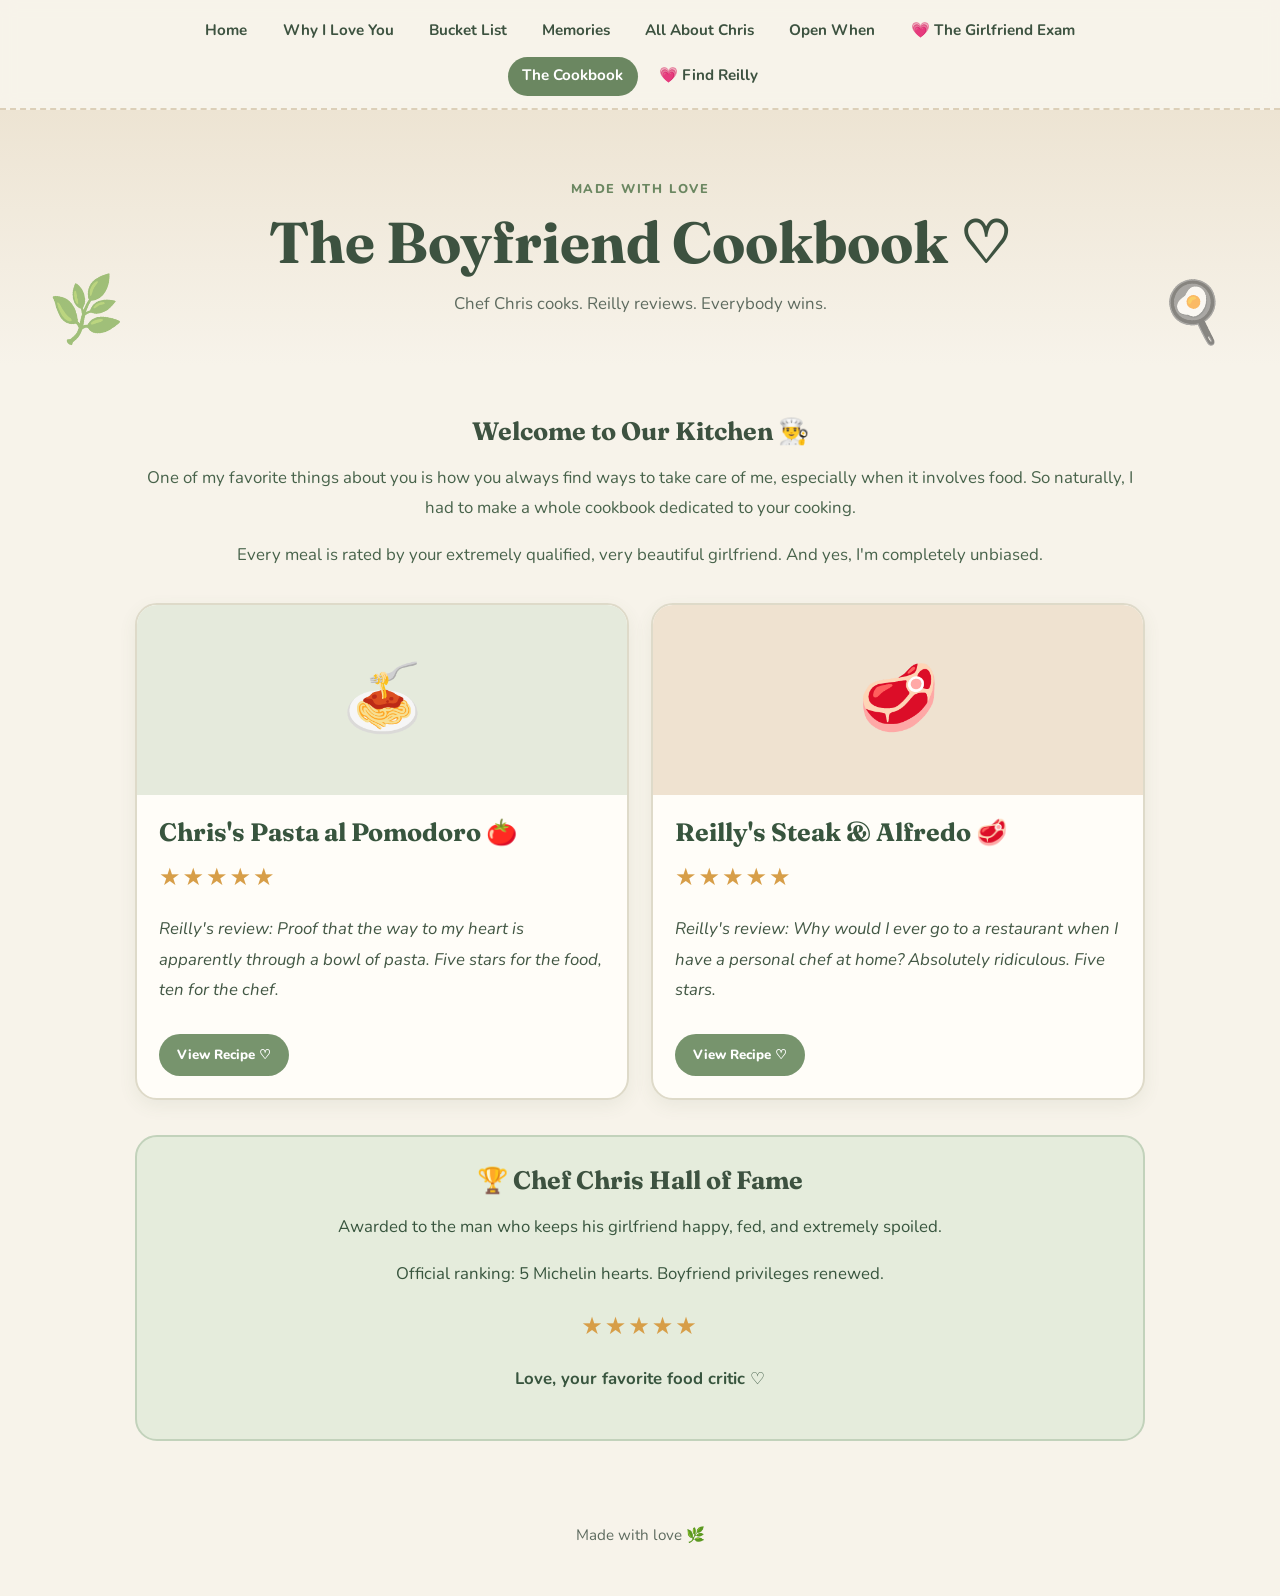
<file: recipes.html>
<!DOCTYPE html>
<html lang="en">
<head>
<meta charset="UTF-8">
<meta name="viewport" content="width=device-width, initial-scale=1">
<title>The Boyfriend Cookbook ♡</title>

<link rel="preconnect" href="https://fonts.googleapis.com">
<link href="https://fonts.googleapis.com/css2?family=Fraunces:wght@500;700&family=Nunito:wght@400;700;800&display=swap" rel="stylesheet">
<link rel="stylesheet" href="style.css">

<style>
* { box-sizing: border-box; }

.cookbook {
  max-width: 1050px;
  margin: 30px auto;
  padding: 20px;
}

.cookbook-intro {
  text-align: center;
  color: #48634b;
  margin-bottom: 32px;
}

.cookbook-intro p {
  line-height: 1.8;
}

.recipe-grid {
  display: grid;
  grid-template-columns: repeat(2, minmax(0, 1fr));
  gap: 22px;
}

.recipe-card {
  background: #fffdf8;
  border: 2px solid #dedac9;
  border-radius: 22px;
  overflow: hidden;
  box-shadow: 0 6px 18px #526c4515;
}

.recipe-photo {
  width: 100%;
  height: 190px;
  object-fit: cover;
  display: block;
  background: #e5eadc;
}

.photo-placeholder {
  height: 190px;
  display: grid;
  place-items: center;
  font-size: 65px;
  background: #e5eadc;
}

.recipe-card:nth-child(even) .photo-placeholder {
  background: #efe2d0;
}

.recipe-content {
  padding: 22px;
  color: #425744;
}

.recipe-content h2 {
  color: #38553e;
  font-family: 'Fraunces', Georgia, serif;
  margin: 0 0 10px;
}

.stars {
  color: #d79e48;
  font-size: 24px;
  letter-spacing: 2px;
}

.review {
  font-style: italic;
  line-height: 1.8;
}

.recipe-button {
  background: #77946d;
  color: white;
  border: 0;
  padding: 12px 18px;
  border-radius: 24px;
  cursor: pointer;
  font-family: 'Nunito', sans-serif;
  font-weight: 800;
  margin-top: 12px;
}

.recipe-button:hover {
  background: #587752;
}

.recipe-details {
  border-top: 1px dashed #cbd6c5;
  margin-top: 20px;
  padding-top: 15px;
  text-align: left;
  line-height: 1.8;
}

.recipe-details h3 {
  color: #38553e;
}

.recipe-details ul,
.recipe-details ol {
  padding-left: 24px;
}

.hall-of-fame {
  background: #e5ecdc;
  border: 2px solid #c2d2bb;
  border-radius: 22px;
  padding: 28px;
  text-align: center;
  margin-top: 35px;
  color: #38553e;
}

.hall-of-fame h2 {
  font-family: 'Fraunces', Georgia, serif;
}

.hall-of-fame p {
  line-height: 1.8;
}

@media (max-width: 650px) {
  .recipe-grid {
    grid-template-columns: 1fr;
  }
}
</style>
</head>

<body>

<nav class="nav">
  <ul>
    <li><a href="index.html">Home</a></li>
    <li><a href="why-i-love-you.html">Why I Love You</a></li>
    <li><a href="bucket-list.html">Bucket List</a></li>
    <li><a href="memories.html">Memories</a></li>
    <li><a href="about-chris.html">All About Chris</a></li>
    <li><a href="open-when.html">Open When</a></li>
    <li><a href="quiz.html">💗 The Girlfriend Exam</a></li>
    <li><a class="active" href="recipes.html">The Cookbook</a></li>
    <li><a href="maze.html">💗 Find Reilly</a></li>
  </ul>
</nav>

<header class="hero">
  <span class="plant left">🌿</span>
  <span class="plant right">🍳</span>
  <span class="eyebrow">Made with love</span>
  <h1>The Boyfriend Cookbook ♡</h1>
  <p>Chef Chris cooks. Reilly reviews. Everybody wins.</p>
</header>

<main class="cookbook">

<section class="cookbook-intro">
  <h2>Welcome to Our Kitchen 👨‍🍳</h2>
  <p>
    One of my favorite things about you is how
    you always find ways to take care of me,
    especially when it involves food.
    So naturally, I had to make a whole
    cookbook dedicated to your cooking.
  </p>
  <p>
    Every meal is rated by your extremely
    qualified, very beautiful girlfriend.
    And yes, I'm completely unbiased.
  </p>
</section>

<div class="recipe-grid" id="recipe-grid"></div>

<section class="hall-of-fame">
  <h2>🏆 Chef Chris Hall of Fame</h2>
  <p>
    Awarded to the man who keeps his girlfriend
    happy, fed, and extremely spoiled.
  </p>
  <p>
    Official ranking: 5 Michelin hearts.
    Boyfriend privileges renewed.
  </p>
  <div class="stars">★★★★★</div>
  <p><strong>Love, your favorite food critic ♡</strong></p>
</section>

</main>

<footer class="footer">Made with love 🌿</footer>

<script>

/*
  EDIT YOUR RECIPES HERE!

  These three are sample placeholders.
  Replace them with meals Chris has actually made.

  For photos:
  1. Upload an image into your chrisimages folder.
  2. Put its path in the photo field.
  Example: "chrisimages/pasta.jpg"

  Leave photo: "" to show the emoji instead.
*/


const recipes = [
  {
    name: "Chris's Pasta al Pomodoro 🍅",
    emoji: "🍝",
    photo: "",
    review: "Proof that the way to my heart is apparently through a bowl of pasta. Five stars for the food, ten for the chef.",
    ingredients: [
      "Cherry tomatoes",
      "Garlic",
      "Olive oil",
      "Salt and pepper",
      "Pasta of choice",
      "Reserved pasta water",
      "Optional: 1 small shallot per serving",
      "Optional: Lemon juice",
      "Optional: Honey or maple syrup"
    ],
    steps: [
      "Optional: Toast pepper in a pan until fragrant.",
      "Heat olive oil in a pan over medium to medium-low heat. Add thinly sliced or minced garlic. You can also add thinly sliced shallots.",
      "Once the garlic softens and becomes fragrant, add the cherry tomatoes. Stir occasionally to prevent burning until their skins begin to burst.",
      "Crush the tomatoes and continue stirring. Add some reserved pasta water and toss until a cohesive sauce forms.",
      "Add your cooked pasta and toss until combined. Season with salt and pepper to taste.",
      "Optional: Add lemon juice for a brighter sauce, or a little honey or maple syrup for a sweeter, thicker sauce."
    ]
  },
  {
    name: "Reilly's Steak & Alfredo 🥩",
    emoji: "🥩",
    photo: "",
    review: "Why would I ever go to a restaurant when I have a personal chef at home? Absolutely ridiculous. Five stars.",
    ingredients: [
      "Steak (preferably New York strip)",
      "Fettuccine pasta",
      "Heavy cream",
      "Lots of parmesan cheese",
      "Garlic",
      "Butter",
      "Fresh rosemary",
      "Salt and pepper",
      "Lemon pepper seasoning",
      "Fresh lemon juice",
      "Paprika seasoning",
      "Reserved pasta water"
    ],
    steps: [
      "Cook the fettuccine according to the package instructions. Reserve some pasta water.",
      "In a pan, gently simmer garlic with butter.",
      "Add heavy cream and let simmer for about five minutes.",
      "Stir in plenty of parmesan cheese.",
      "Add lemon juice, salt, pepper, lemon pepper seasoning, and paprika.",
      "Continue stirring until everything is incorporated.",
      "Add a small amount of pasta water, followed by the cooked fettuccine. Toss until coated.",
      "For the steak, heat garlic and butter in a separate pan over medium-high heat.",
      "Sear the fat-cap side of the steak first.",
      "Cook each side for approximately 2–3 minutes, adjusting for steak thickness and desired doneness.",
      "Add butter and rosemary to the pan and spoon the melted butter over the steak as it cooks.",
      "Rest the steak before slicing. Check the center with a food thermometer; USDA guidance for whole steaks is 145°F followed by at least a three-minute rest.",
      "Serve alongside the Alfredo and enjoy!"
    ]
  }
];

const grid = document.getElementById("recipe-grid");

recipes.forEach((recipe, index) => {

  const card = document.createElement("article");
  card.className = "recipe-card";

  const visual = recipe.photo
    ? document.createElement("img")
    : document.createElement("div");

  if (recipe.photo) {
    visual.className = "recipe-photo";
    visual.src = recipe.photo;
    visual.alt = recipe.name;
    visual.loading = "lazy";
  } else {
    visual.className = "photo-placeholder";
    visual.textContent = recipe.emoji;
  }

  card.appendChild(visual);

  const content = document.createElement("div");
  content.className = "recipe-content";

  const title = document.createElement("h2");
  title.textContent = recipe.name;

  const stars = document.createElement("div");
  stars.className = "stars";
  stars.textContent = "★★★★★";

  const review = document.createElement("p");
  review.className = "review";
  review.textContent = "Reilly's review: " + recipe.review;

  const button = document.createElement("button");
  button.className = "recipe-button";
  button.textContent = "View Recipe ♡";

  const details = document.createElement("div");
  details.className = "recipe-details";
  details.hidden = true;
  details.id = "recipe-" + index;

  button.setAttribute("aria-expanded", "false");
  button.setAttribute("aria-controls", details.id);

  const ingredientsTitle = document.createElement("h3");
  ingredientsTitle.textContent = "Ingredients";

  const ingredientList = document.createElement("ul");

  recipe.ingredients.forEach(item => {
    const li = document.createElement("li");
    li.textContent = item;
    ingredientList.appendChild(li);
  });

  const stepsTitle = document.createElement("h3");
  stepsTitle.textContent = "How Reilly Makes It";

  const stepsList = document.createElement("ol");

  recipe.steps.forEach(step => {
    const li = document.createElement("li");
    li.textContent = step;
    stepsList.appendChild(li);
  });

  details.append(
    ingredientsTitle,
    ingredientList,
    stepsTitle,
    stepsList
  );

  button.addEventListener("click", () => {
    details.hidden = !details.hidden;

    const isOpen = !details.hidden;

    button.textContent = isOpen
      ? "Close Recipe ♡"
      : "View Recipe ♡";

    button.setAttribute(
      "aria-expanded",
      String(isOpen)
    );
  });

  content.append(title, stars, review, button, details);
  card.appendChild(content);
  grid.appendChild(card);
});

</script>

</body>
</html>
</file>
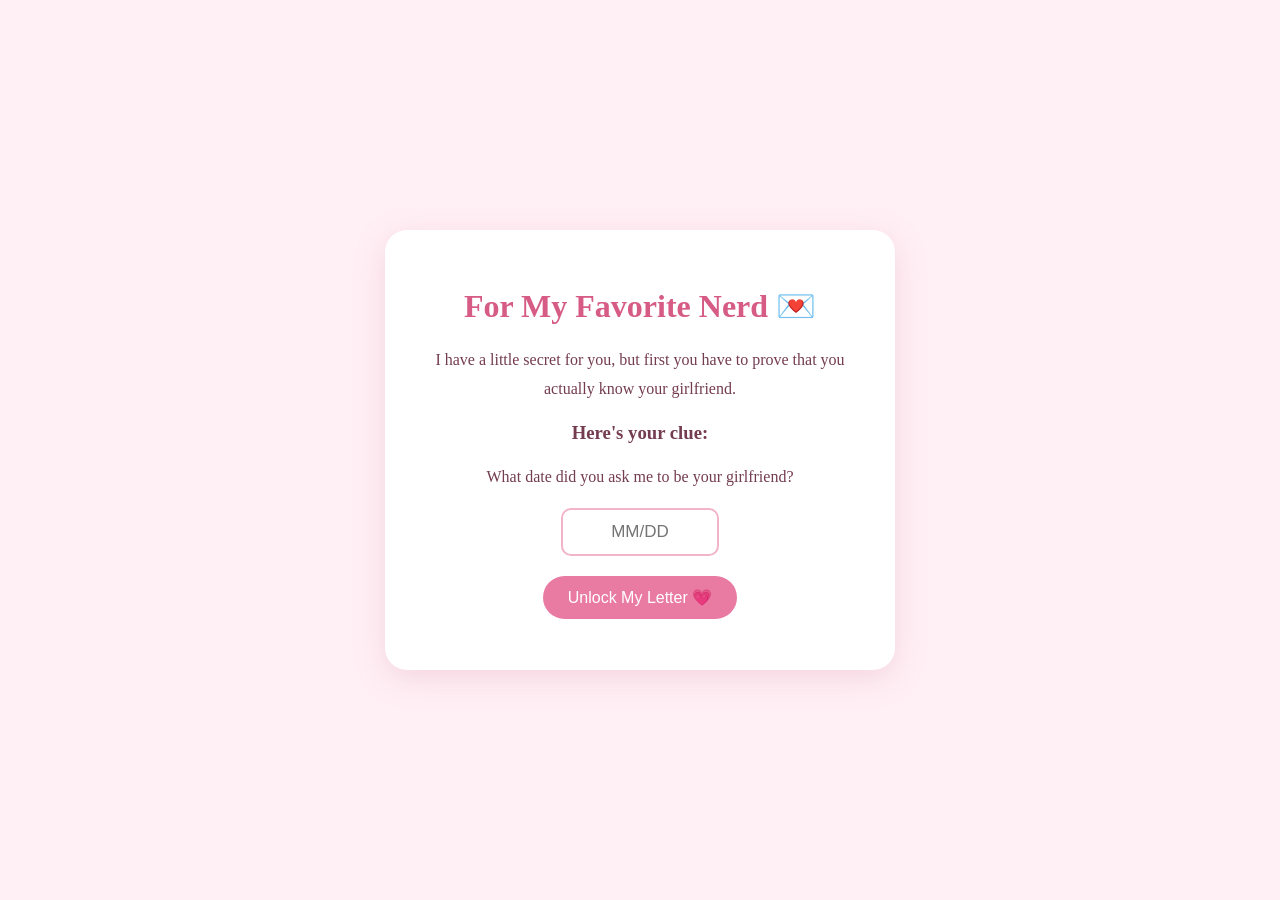
<file: secret.html>
<!DOCTYPE html>
<html lang="en">
<head>
  <meta charset="UTF-8">
  <meta name="viewport" content="width=device-width, initial-scale=1">
  <title>A Little Secret for Chris 💌</title>
  <style>
    body {
      margin: 0;
      min-height: 100vh;
      display: grid;
      place-items: center;
      background: #fff0f5;
      color: #743c50;
      font-family: Georgia, serif;
      text-align: center;
      overflow-x: hidden;
    }

    .card {
      width: min(85%, 460px);
      padding: 35px 25px;
      background: white;
      border-radius: 22px;
      box-shadow: 0 8px 30px #d88ca544;
      position: relative;
      z-index: 1;
    }

    h1 { color: #d65b85; }
    p { line-height: 1.8; }

    input {
      padding: 12px;
      border: 2px solid #f2b4c8;
      border-radius: 10px;
      font-size: 17px;
      width: 130px;
      text-align: center;
    }

    button {
      display: block;
      margin: 20px auto 0;
      padding: 12px 25px;
      background: #e97ba2;
      color: white;
      border: none;
      border-radius: 25px;
      font-size: 16px;
      cursor: pointer;
    }

    button:hover { background: #ce527f; }

    #message { color: #bd416d; }

    #letter {
      display: none;
      animation: appear 1.2s ease;
    }

    @keyframes appear {
      from { opacity: 0; transform: translateY(15px); }
      to { opacity: 1; transform: translateY(0); }
    }

    .heart {
      position: fixed;
      top: -30px;
      pointer-events: none;
      z-index: 5;
      animation: fall linear forwards;
    }

    @keyframes fall {
      to {
        transform: translateY(110vh) rotate(360deg);
        opacity: 0;
      }
    }
  </style>
</head>

<body>
  <main class="card">
    <div id="challenge">
      <h1>For My Favorite Nerd 💌</h1>
      <p>
        I have a little secret for you,
        but first you have to prove
        that you actually know your girlfriend.
      </p>

      <h3>Here's your clue:</h3>
      <p>What date did you ask me to be your girlfriend?</p>

      <input
        id="password"
        type="text"
        placeholder="MM/DD"
        aria-label="Enter the date as month and day"
        maxlength="5"
      >

      <button id="unlock">Unlock My Letter 💗</button>
      <p id="message" role="status"></p>
    </div>

    <section id="letter">
      <h1>You Remembered!! 💗</h1>
      <h2>Dear Chris,</h2>

      <p>
        I wanted to make you something that was
        completely yours. Since you love coding,
        I thought I'd try to create something
        that combines your world with mine.
      </p>

      <p>
        I hope every time you visit this website,
        you're reminded of how much you mean to me.
        I'm so grateful for every memory we've made,
        every laugh we've shared, and every little
        moment that makes us who we are.
      </p>

      <p>
        I love you so much, and I can't wait to
        see what comes next for us.
      </p>

      <p>Love, your favorite girl 💋</p>
    </section>
  </main>

  <script>
    const correctDate = "07/29";

    const input = document.getElementById("password");
    const message = document.getElementById("message");
    const challenge = document.getElementById("challenge");
    const letter = document.getElementById("letter");

    function checkPassword() {
      const answer = input.value.trim();

      if (answer === correctDate) {
        challenge.style.display = "none";
        letter.style.display = "block";
        celebrate();
      } else {
        message.textContent =
          "Chris... seriously? So you hate me? Try again 🙄";
        input.value = "";
        input.focus();
      }
    }

    document.getElementById("unlock")
      .addEventListener("click", checkPassword);

    input.addEventListener("keydown", function(event) {
      if (event.key === "Enter") checkPassword();
    });

    function celebrate() {
      const decorations = ["💗", "💕", "💖", "🎉", "✨"];

      for (let i = 0; i < 55; i++) {
        const heart = document.createElement("span");
        heart.className = "heart";
        heart.textContent =
          decorations[Math.floor(Math.random() * decorations.length)];

        heart.style.left = Math.random() * 100 + "vw";
        heart.style.fontSize = (16 + Math.random() * 20) + "px";
        heart.style.animationDuration =
          (3 + Math.random() * 3) + "s";
        heart.style.animationDelay =
          Math.random() * 2 + "s";

        document.body.appendChild(heart);

        setTimeout(() => heart.remove(), 8500);
      }
    }
  </script>
</body>
</html>
</file>
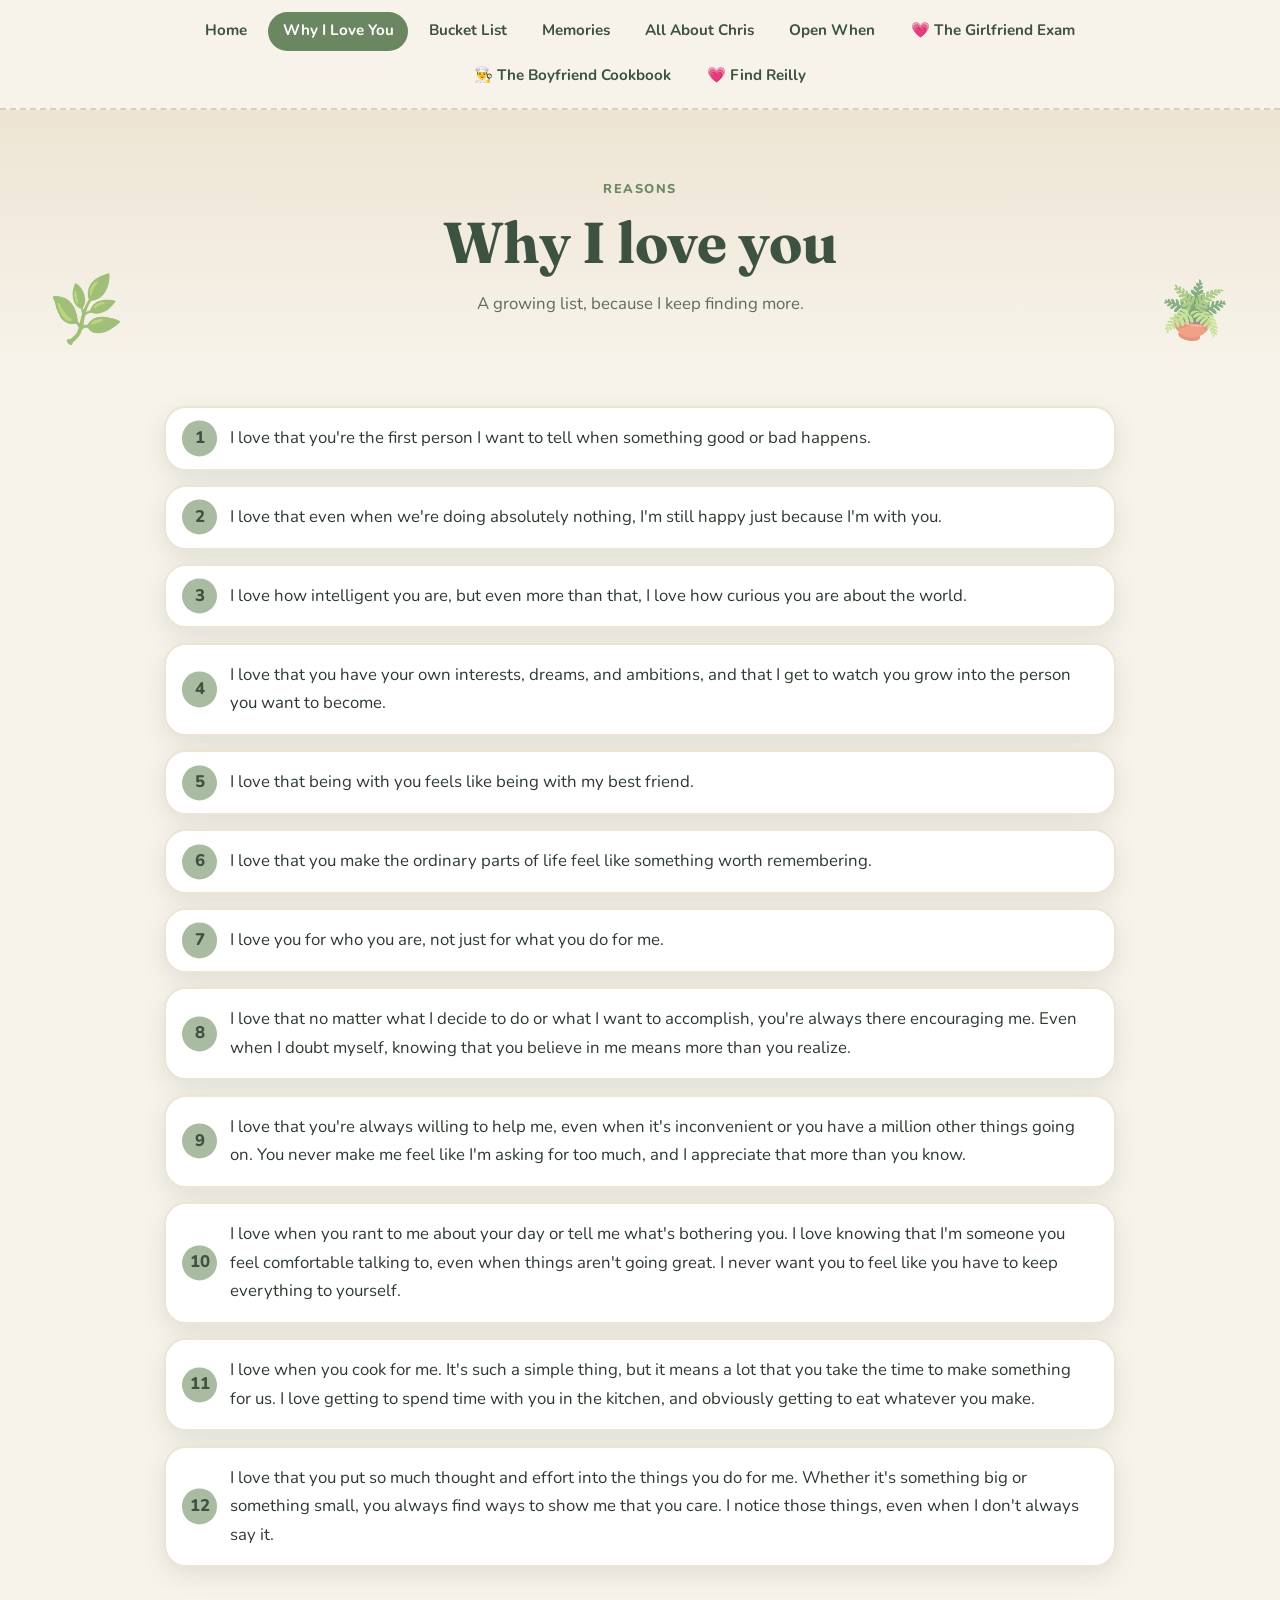
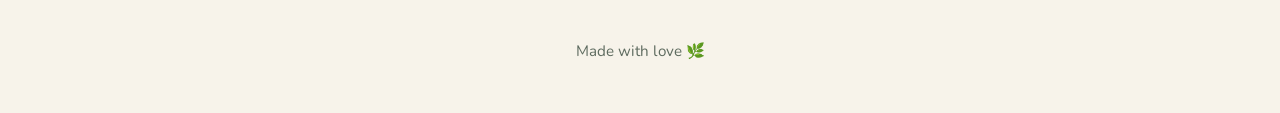
<file: why-i-love-you.html>
<!DOCTYPE html>
<html lang="en">
<head>
  <meta charset="UTF-8">
  <meta name="viewport" content="width=device-width, initial-scale=1">
  <title>Why I Love You</title>
  <link rel="preconnect" href="https://fonts.googleapis.com">
  <link href="https://fonts.googleapis.com/css2?family=Fraunces:wght@500;700&family=Nunito:wght@400;700;800&display=swap" rel="stylesheet">
  <link rel="stylesheet" href="style.css">
</head>
<body>

  <nav class="nav">
    <ul>
      <li><a href="index.html">Home</a></li>
      <li><a class="active" href="why-i-love-you.html">Why I Love You</a></li>
      <li><a href="bucket-list.html">Bucket List</a></li>
      <li><a href="memories.html">Memories</a></li>
      <li><a href="about-chris.html">All About Chris</a></li>
      <li><a href="open-when.html">Open When</a></li>
      <li><a href="quiz.html">💗 The Girlfriend Exam</a></li>
      <li><a href="recipes.html">👨‍🍳 The Boyfriend Cookbook</a></li>
      <li><a href="maze.html">💗 Find Reilly</a></li>
    </ul>
  </nav>

  <header class="hero">
    <span class="plant left">🌿</span>
    <span class="plant right">🪴</span>
    <span class="eyebrow">Reasons</span>
    <h1>Why I love you</h1>
    <p>A growing list, because I keep finding more.</p>
  </header>

  <main class="container">
    <!-- EDIT: replace each line with your own reason. Add or delete <li> lines as you like. -->
    <ol class="reasons" style="list-style:none">
      <li>I love that you're the first person I want to tell when something good or bad happens.</li>
      <li>I love that even when we're doing absolutely nothing, I'm still happy just because I'm with you.</li>
      <li>I love how intelligent you are, but even more than that, I love how curious you are about the world.</li>
      <li>I love that you have your own interests, dreams, and ambitions, and that I get to watch you grow into the person you want to become.</li>
      <li>I love that being with you feels like being with my best friend.</li>
      <li>I love that you make the ordinary parts of life feel like something worth remembering.</li>
      <li>I love you for who you are, not just for what you do for me.</li>
      <li>I love that no matter what I decide to do or what I want to accomplish, you're always there encouraging me. Even when I doubt myself, knowing that you believe in me means more than you realize.</li>
      <li>I love that you're always willing to help me, even when it's inconvenient or you have a million other things going on. You never make me feel like I'm asking for too much, and I appreciate that more than you know.</li>
      <li>I love when you rant to me about your day or tell me what's bothering you. I love knowing that I'm someone you feel comfortable talking to, even when things aren't going great. I never want you to feel like you have to keep everything to yourself.</li>
      <li>I love when you cook for me. It's such a simple thing, but it means a lot that you take the time to make something for us. I love getting to spend time with you in the kitchen, and obviously getting to eat whatever you make.</li>
      <li>I love that you put so much thought and effort into the things you do for me. Whether it's something big or something small, you always find ways to show me that you care. I notice those things, even when I don't always say it.</li>
    </ol>
  </main>

  <footer class="footer">Made with love 🌿</footer>

</body>
</html>
</file>
<file: style.css>
/* ---------- Colors: change these to restyle the whole site ---------- */
:root {
  --cream: #F7F3EA;
  --beige: #EDE4D3;
  --sand: #DCCFB8;
  --sage: #A9BBA0;
  --leaf: #6B8761;
  --forest: #3D5240;
  --ink: #2E3A30;
  --soft: #5E6B5F;
  --radius: 22px;
  --shadow: 0 8px 24px rgba(61, 82, 64, 0.12);
}

* { box-sizing: border-box; }

body {
  margin: 0;
  font-family: 'Nunito', system-ui, sans-serif;
  color: var(--ink);
  background: var(--cream);
  line-height: 1.7;
  font-size: 1.05rem;
}

h1, h2, h3 {
  font-family: 'Fraunces', Georgia, serif;
  color: var(--forest);
  line-height: 1.2;
  margin: 0 0 0.75rem;
}

a { color: var(--leaf); }

/* ---------- Navigation ---------- */
.nav {
  position: sticky;
  top: 0;
  z-index: 10;
  background: rgba(247, 243, 234, 0.92);
  backdrop-filter: blur(8px);
  border-bottom: 2px dashed var(--sand);
  padding: 0.75rem 1rem;
}
.nav ul {
  list-style: none;
  margin: 0 auto;
  padding: 0;
  max-width: 62rem;
  display: flex;
  flex-wrap: wrap;
  justify-content: center;
  gap: 0.4rem;
}
.nav a {
  display: block;
  padding: 0.4rem 0.9rem;
  border-radius: 999px;
  color: var(--forest);
  text-decoration: none;
  font-weight: 700;
  font-size: 0.95rem;
  transition: background 0.15s ease;
}
.nav a:hover { background: var(--beige); }
.nav a.active { background: var(--leaf); color: #fff; }

/* ---------- Hero ---------- */
.hero {
  text-align: center;
  padding: 4rem 1.25rem 3rem;
  background: linear-gradient(180deg, var(--beige), var(--cream));
  position: relative;
  overflow: hidden;
}
.hero h1 { font-size: clamp(2.2rem, 6vw, 3.6rem); }
.hero p { max-width: 36rem; margin: 0 auto; color: var(--soft); }
.hero .plant {
  position: absolute;
  font-size: 3.5rem;
  opacity: 0.55;
}
.hero .plant.left { left: 4%; bottom: 0.5rem; transform: rotate(-12deg); }
.hero .plant.right { right: 4%; bottom: 0.5rem; transform: rotate(10deg); }
.eyebrow {
  display: inline-block;
  font-weight: 800;
  font-size: 0.8rem;
  letter-spacing: 0.12em;
  text-transform: uppercase;
  color: var(--leaf);
  margin-bottom: 0.5rem;
}

/* ---------- Layout ---------- */
.container { max-width: 62rem; margin: 0 auto; padding: 2.5rem 1.25rem; }

.grid {
  display: grid;
  gap: 1.25rem;
  grid-template-columns: repeat(auto-fit, minmax(16rem, 1fr));
}

.card {
  background: #fff;
  border-radius: var(--radius);
  padding: 1.5rem;
  box-shadow: var(--shadow);
  border: 2px solid var(--beige);
}
.card.sage { background: #E6EDE1; border-color: var(--sage); }
.card.beige { background: var(--beige); border-color: var(--sand); }
.card .icon { font-size: 2rem; display: block; margin-bottom: 0.5rem; }

.card-link {
  display: block;
  text-decoration: none;
  color: inherit;
  transition: transform 0.15s ease;
}
.card-link:hover { transform: translateY(-4px) rotate(-0.5deg); }

.divider {
  text-align: center;
  font-size: 1.5rem;
  letter-spacing: 0.5rem;
  margin: 1rem 0;
  opacity: 0.7;
}

.footer {
  text-align: center;
  padding: 2rem 1rem 3rem;
  color: var(--soft);
  font-size: 0.95rem;
}

/* ---------- Reasons list ---------- */
.reasons { list-style: none; margin: 0; padding: 0; display: grid; gap: 0.9rem; counter-reset: reason; }
.reasons li {
  counter-increment: reason;
  background: #fff;
  border-radius: var(--radius);
  padding: 1rem 1.25rem 1rem 4rem;
  position: relative;
  box-shadow: var(--shadow);
  border: 2px solid var(--beige);
}
.reasons li::before {
  content: counter(reason);
  position: absolute;
  left: 1rem;
  top: 50%;
  transform: translateY(-50%);
  width: 2.2rem;
  height: 2.2rem;
  border-radius: 50%;
  background: var(--sage);
  color: var(--forest);
  font-weight: 800;
  display: grid;
  place-items: center;
}

/* ---------- Bucket list ---------- */
.progress {
  background: var(--beige);
  border-radius: 999px;
  height: 1rem;
  overflow: hidden;
  margin: 1rem 0 0.5rem;
}
.progress-bar {
  height: 100%;
  width: 0%;
  background: linear-gradient(90deg, var(--sage), var(--leaf));
  transition: width 0.3s ease;
}
.progress-text { text-align: center; color: var(--soft); font-weight: 700; margin: 0 0 1.5rem; }

.checklist { list-style: none; margin: 0; padding: 0; display: grid; gap: 0.7rem; }
.checklist label {
  display: flex;
  align-items: center;
  gap: 0.9rem;
  background: #fff;
  border: 2px solid var(--beige);
  border-radius: var(--radius);
  padding: 0.9rem 1.2rem;
  cursor: pointer;
  box-shadow: var(--shadow);
  transition: background 0.15s ease;
}
.checklist label:hover { background: #F1F5EE; }
.checklist input[type='checkbox'] {
  width: 1.4rem;
  height: 1.4rem;
  accent-color: var(--leaf);
  flex-shrink: 0;
}
.checklist input:checked + span { text-decoration: line-through; color: var(--soft); }

/* ---------- Photo gallery ---------- */
.gallery {
  display: grid;
  gap: 1.25rem;
  grid-template-columns: repeat(auto-fill, minmax(15rem, 1fr));
}
.photo {
  margin: 0;
  background: #fff;
  padding: 0.75rem 0.75rem 1rem;
  border-radius: 14px;
  box-shadow: var(--shadow);
  transform: rotate(-1.5deg);
}
.photo:nth-child(even) { transform: rotate(1.5deg); }
.photo img, .photo .placeholder {
  width: 100%;
  aspect-ratio: 4 / 3;
  object-fit: cover;
  border-radius: 8px;
  display: block;
}
.photo .placeholder {
  background: var(--beige);
  display: grid;
  place-items: center;
  font-size: 3rem;
}
.photo figcaption { text-align: center; margin-top: 0.6rem; color: var(--soft); font-size: 0.95rem; }

/* ---------- Open when letters ---------- */
.letters { display: grid; gap: 1rem; }
.letter {
  background: #fff;
  border: 2px solid var(--beige);
  border-radius: var(--radius);
  box-shadow: var(--shadow);
  overflow: hidden;
}
.letter summary {
  cursor: pointer;
  list-style: none;
  padding: 1.1rem 1.4rem;
  font-family: 'Fraunces', Georgia, serif;
  font-weight: 600;
  font-size: 1.2rem;
  color: var(--forest);
  background: #E6EDE1;
}
.letter summary::-webkit-details-marker { display: none; }
.letter summary::before { content: '💌  '; }
.letter[open] summary { background: var(--sage); }
.letter .body { padding: 1.25rem 1.5rem 1.5rem; }

@media (max-width: 40rem) {
  .hero .plant { font-size: 2.2rem; }
}
</file>
